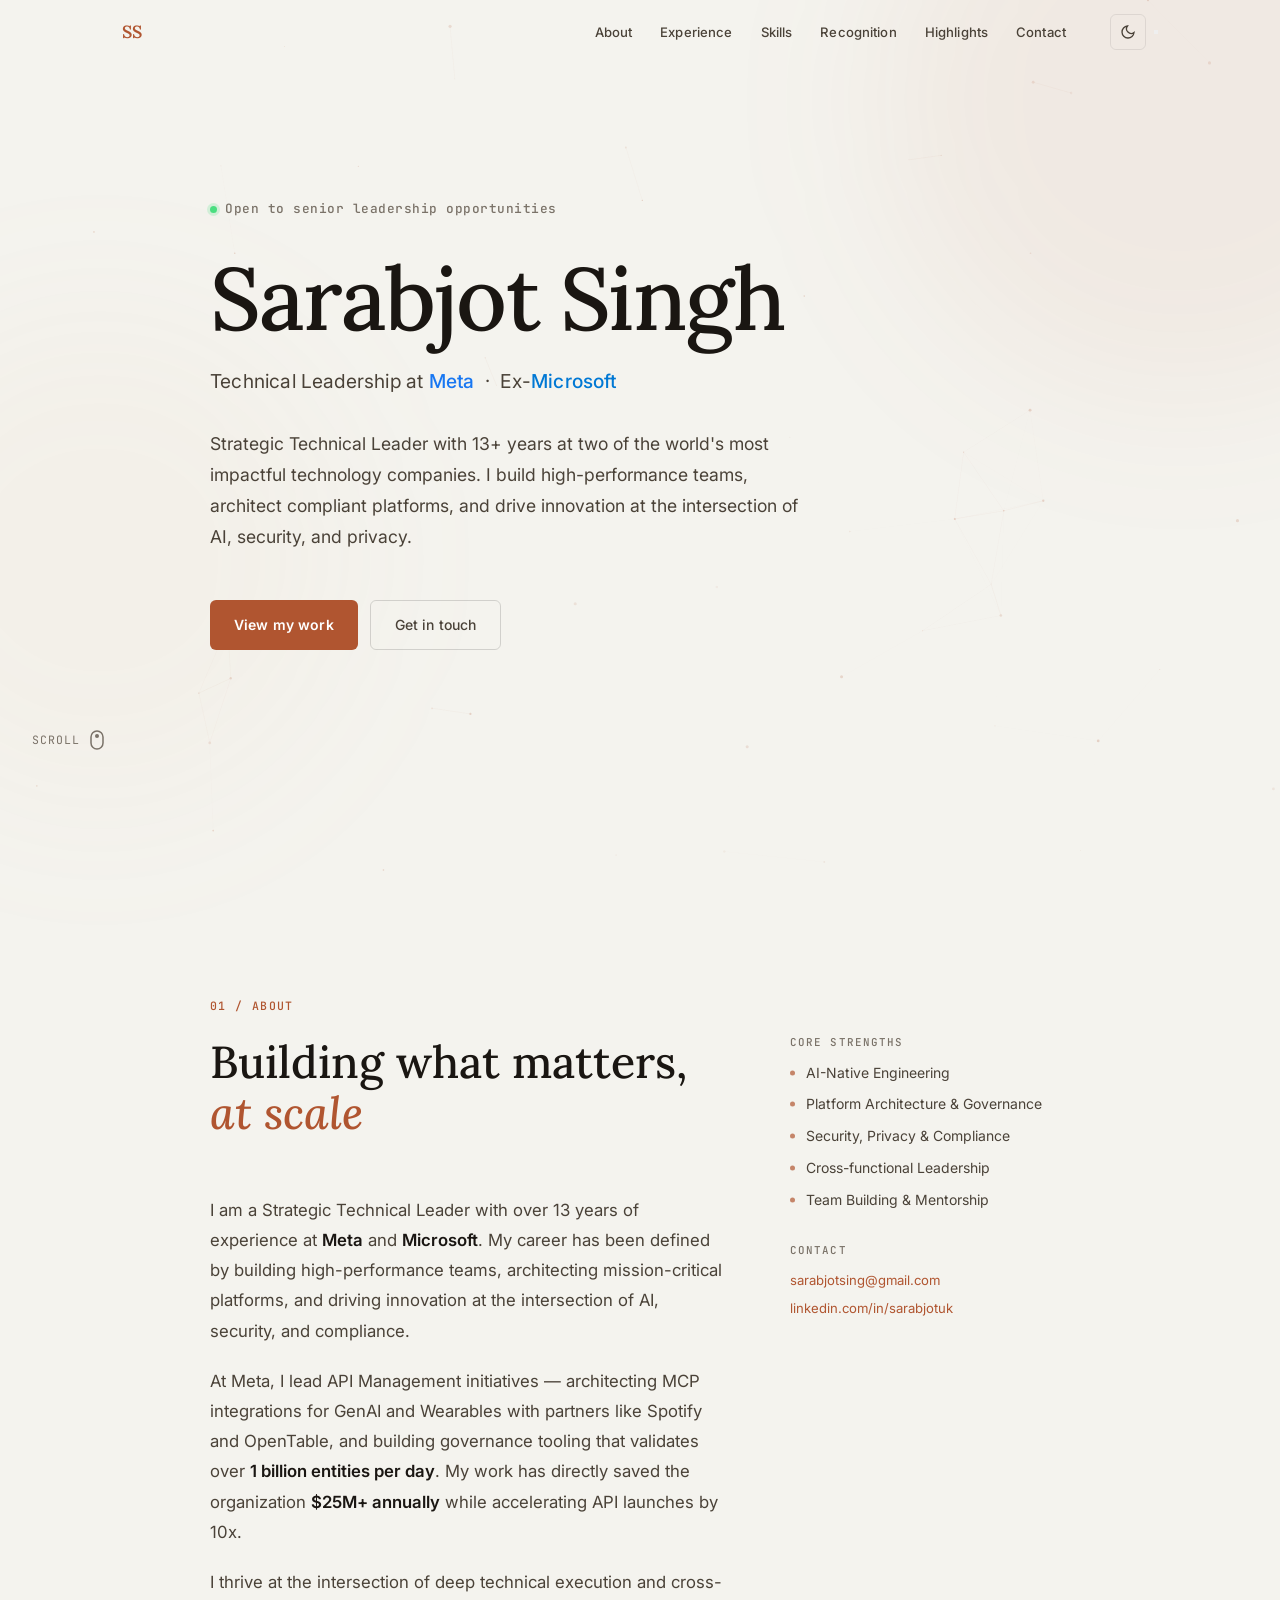
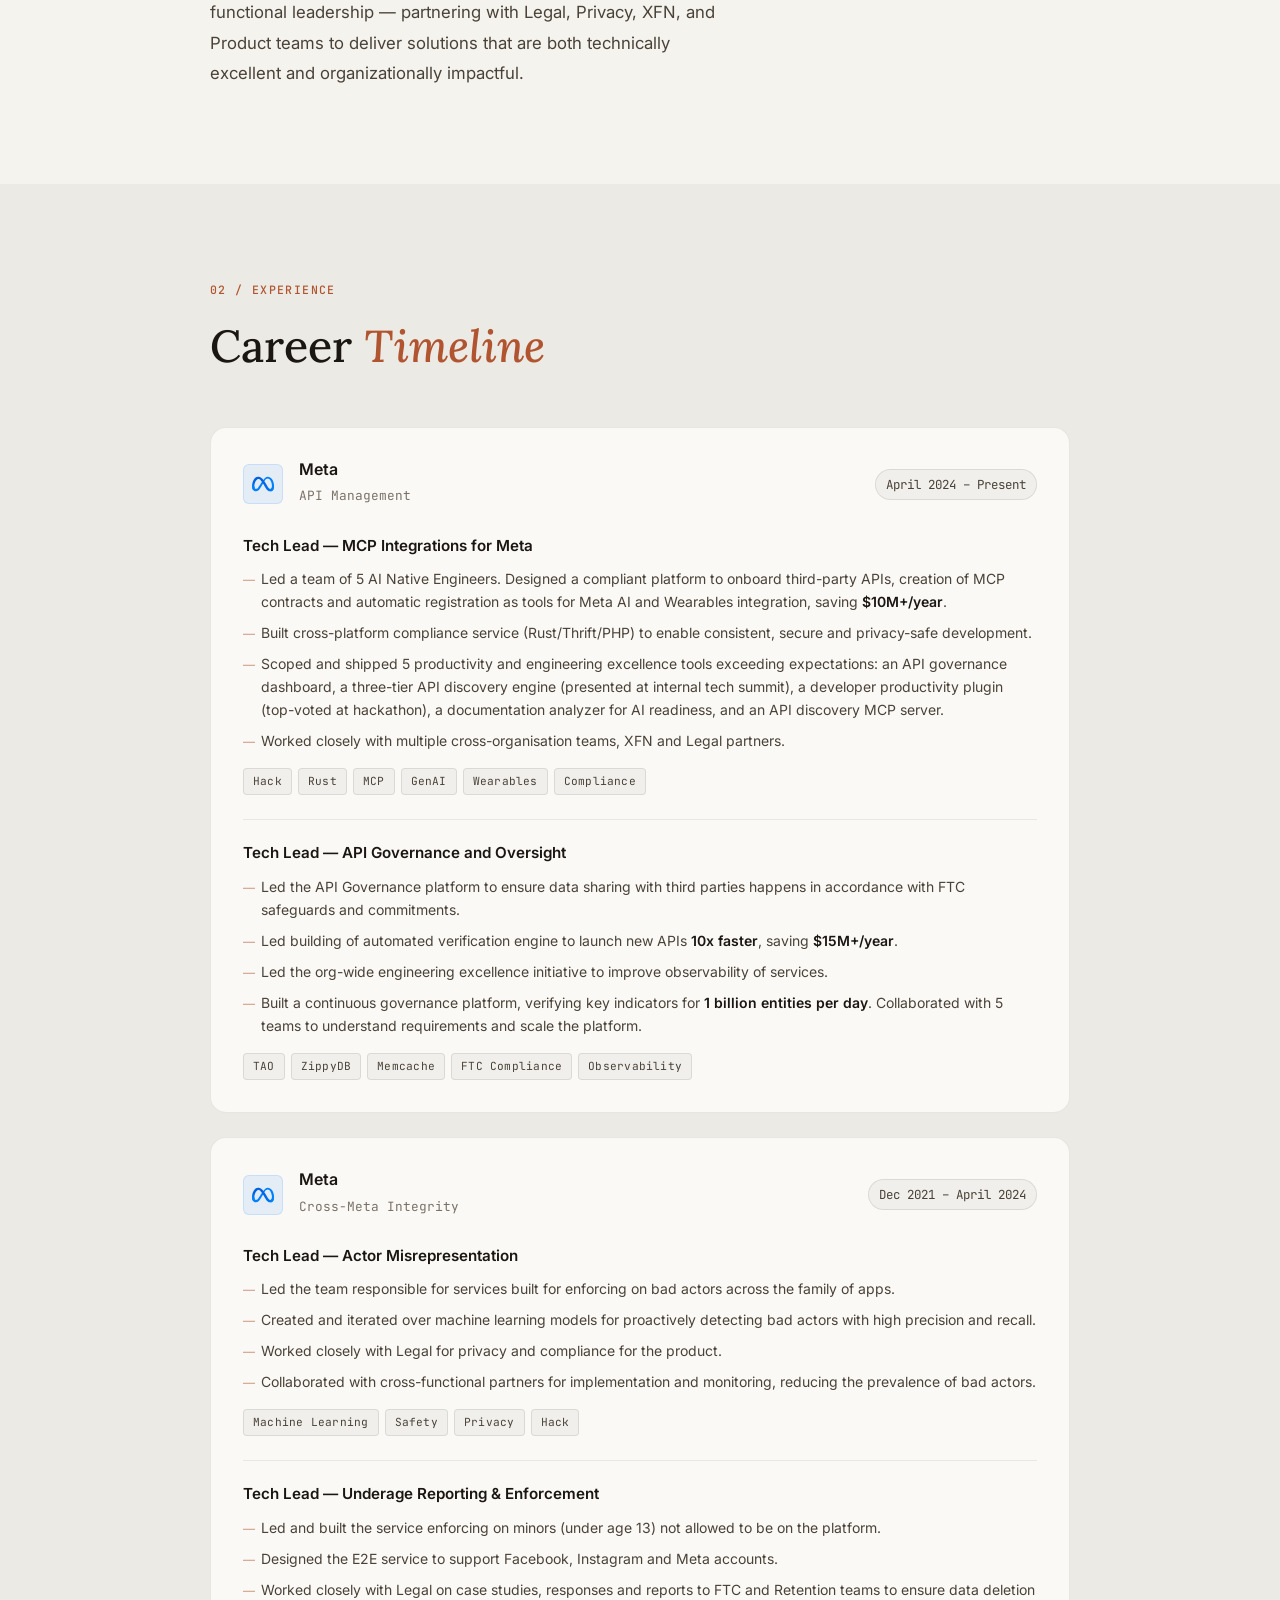
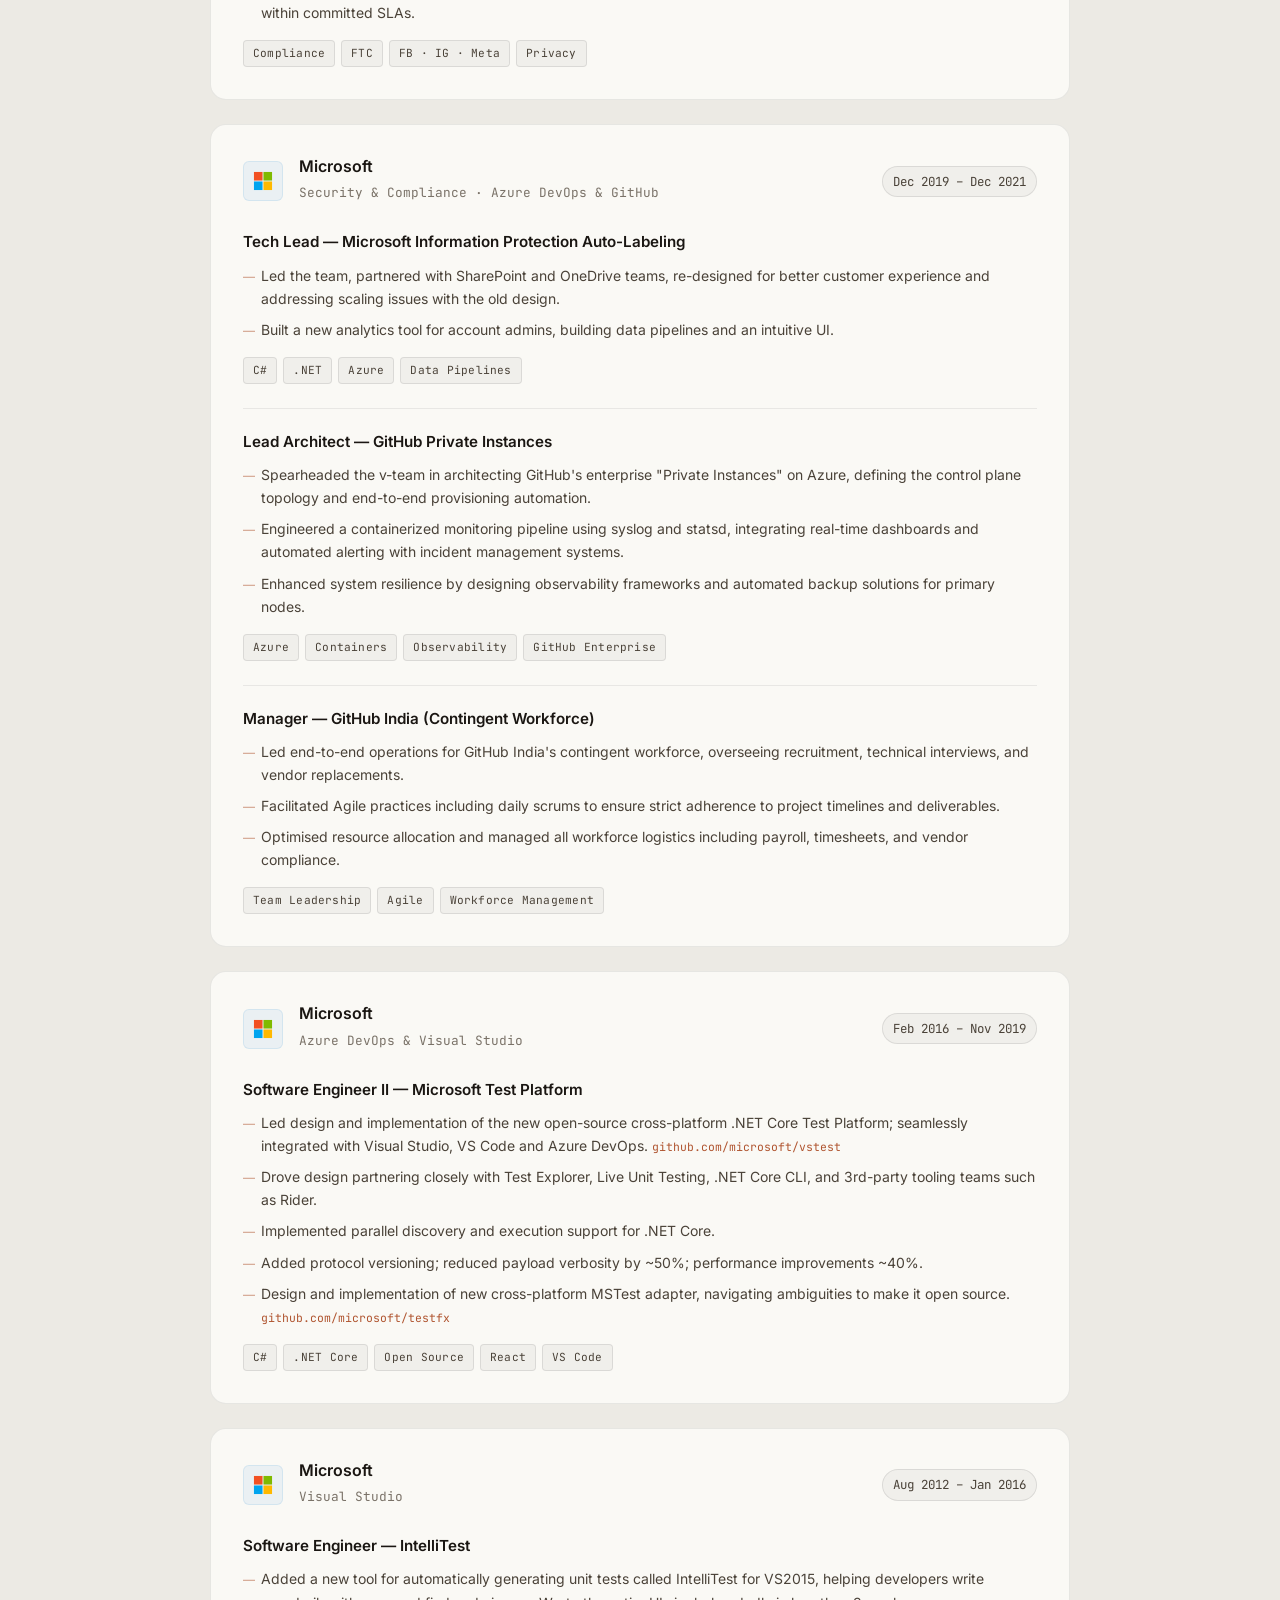
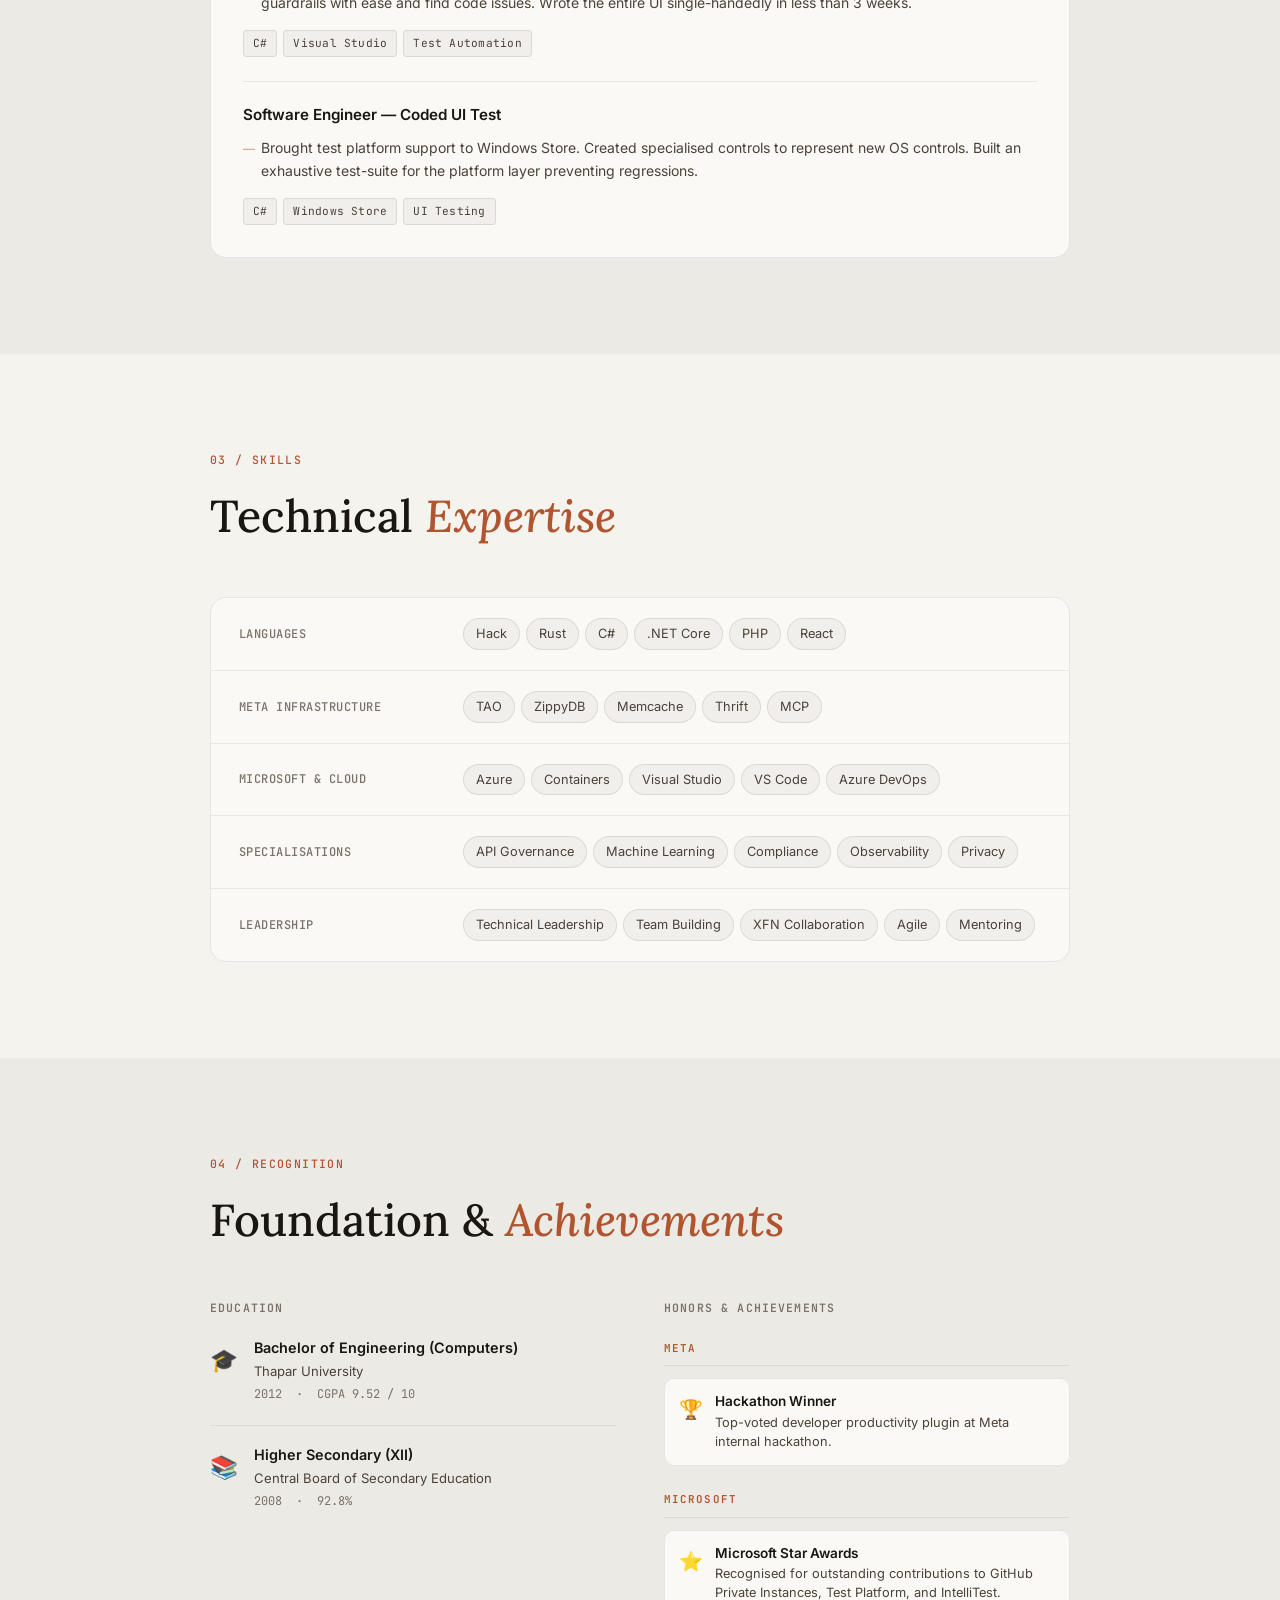
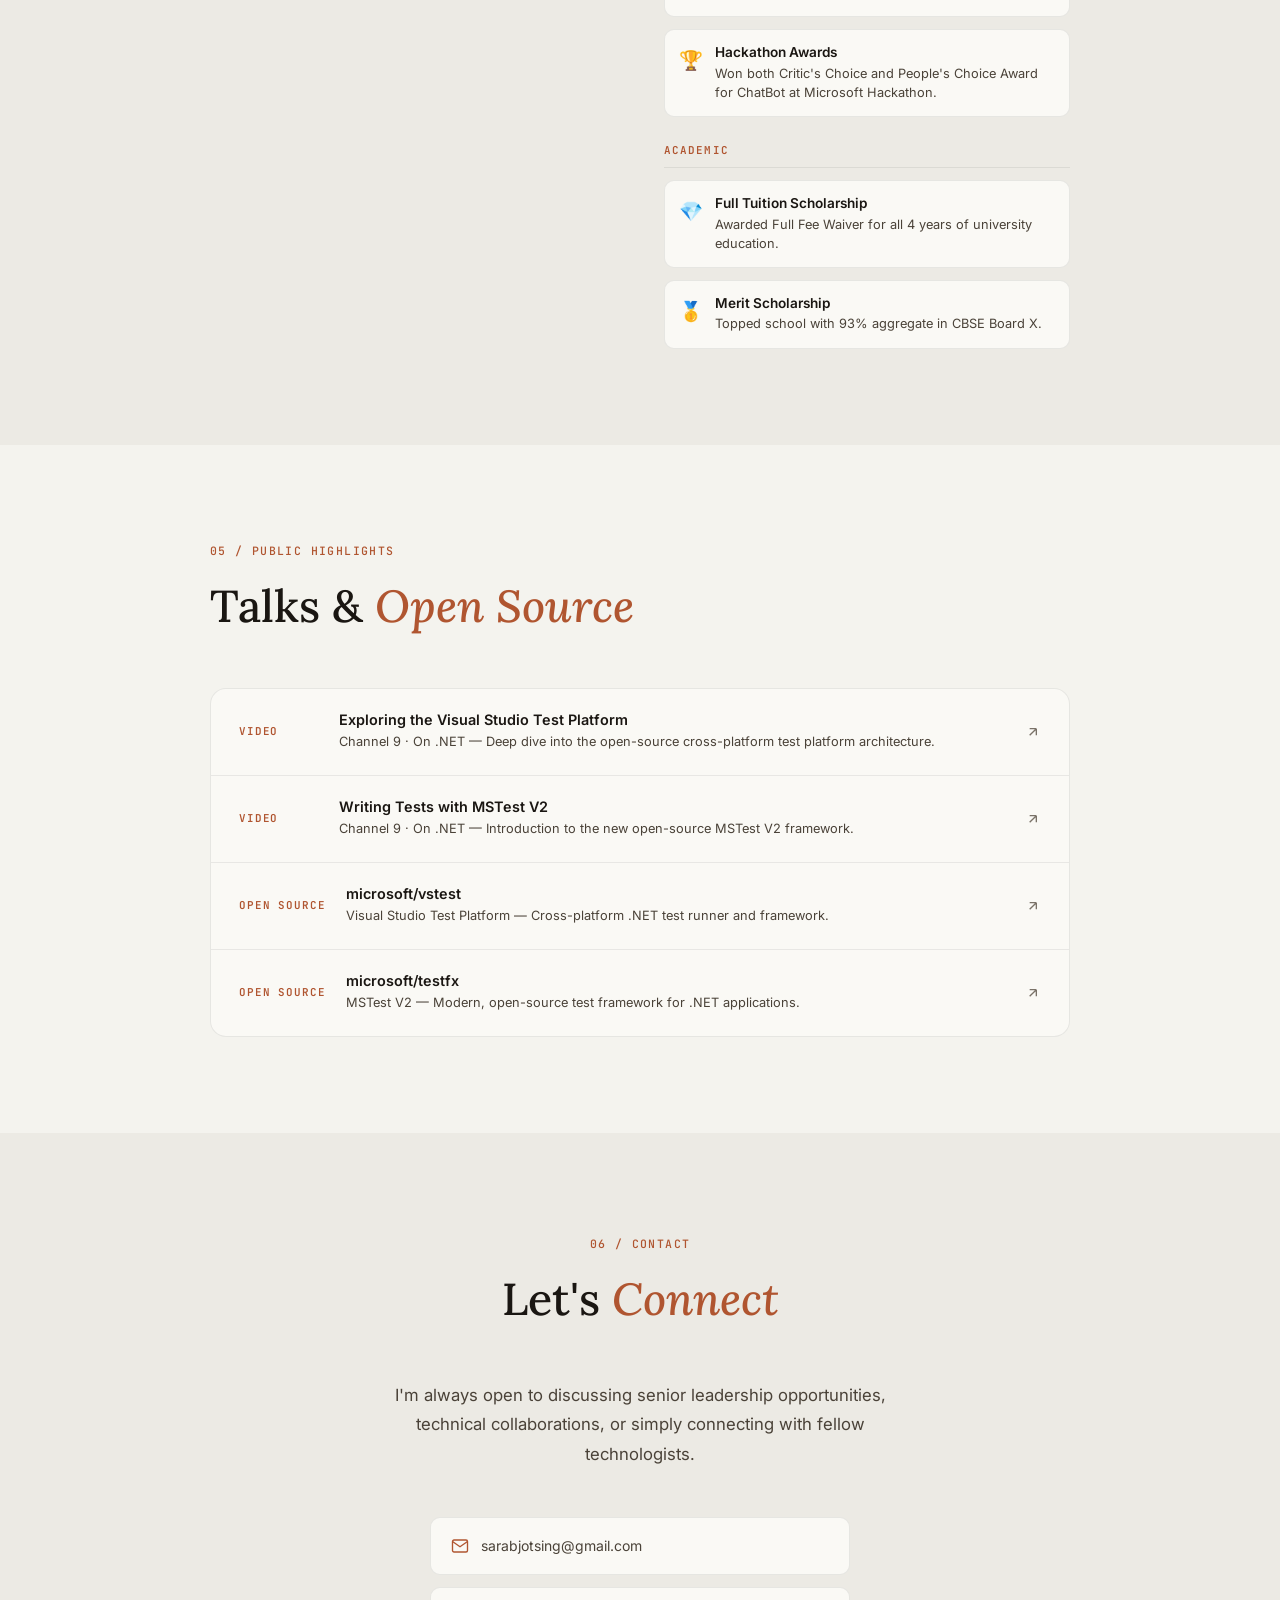
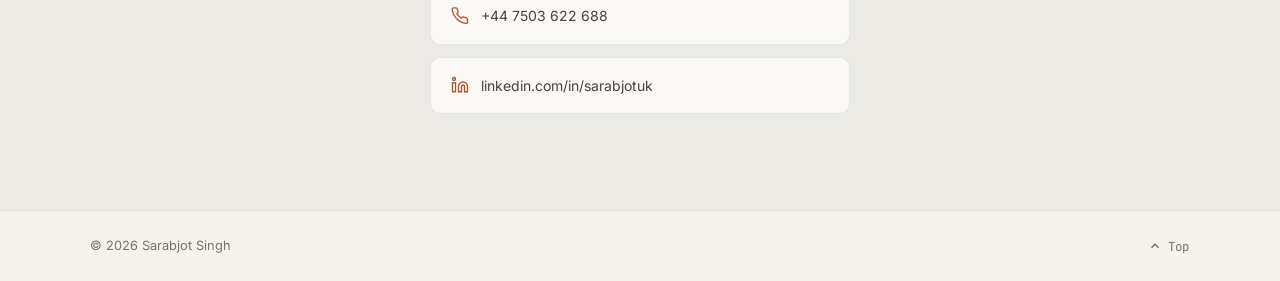
<file: index.html>
<!DOCTYPE html>
<html lang="en" data-theme="dark">
<head>
  <meta charset="UTF-8" />
  <meta name="viewport" content="width=device-width, initial-scale=1.0" />
  <title>Sarabjot Singh — Technical Leadership at Meta | Ex-Microsoft</title>
  <meta name="description" content="Strategic Technical Leader with 13+ years at Meta and Microsoft. Expert in AI-native engineering, API governance, and building high-performance teams." />
  <meta name="author" content="Sarabjot Singh" />
  <meta property="og:title" content="Sarabjot Singh — Technical Leadership at Meta" />
  <meta property="og:description" content="Strategic Technical Leader with 13+ years at Meta and Microsoft." />
  <meta property="og:type" content="website" />
  <link rel="preconnect" href="https://fonts.googleapis.com" />
  <link rel="preconnect" href="https://fonts.gstatic.com" crossorigin />
  <link href="https://fonts.googleapis.com/css2?family=Lora:ital,wght@0,400;0,500;0,600;1,400;1,500&family=Inter:wght@300;400;500;600&family=JetBrains+Mono:wght@400;500&display=swap" rel="stylesheet" />
  <link rel="stylesheet" href="styles.css" />
</head>
<body>

  <!-- Canvas background -->
  <canvas id="bg-canvas" aria-hidden="true"></canvas>

  <!-- Header -->
  <header id="site-header">
    <div class="header-inner">
      <a href="#" class="wordmark" aria-label="Sarabjot Singh — Home">SS</a>

      <nav class="main-nav" aria-label="Primary navigation">
        <a href="#about">About</a>
        <a href="#experience">Experience</a>
        <a href="#skills">Skills</a>
        <a href="#education">Recognition</a>
        <a href="#highlights">Highlights</a>
        <a href="#contact">Contact</a>
      </nav>

      <div class="header-actions">
        <button id="theme-toggle" aria-label="Toggle light/dark theme" title="Toggle theme">
          <svg class="icon-sun" width="16" height="16" viewBox="0 0 24 24" fill="none" stroke="currentColor" stroke-width="2"><circle cx="12" cy="12" r="5"/><line x1="12" y1="1" x2="12" y2="3"/><line x1="12" y1="21" x2="12" y2="23"/><line x1="4.22" y1="4.22" x2="5.64" y2="5.64"/><line x1="18.36" y1="18.36" x2="19.78" y2="19.78"/><line x1="1" y1="12" x2="3" y2="12"/><line x1="21" y1="12" x2="23" y2="12"/><line x1="4.22" y1="19.78" x2="5.64" y2="18.36"/><line x1="18.36" y1="5.64" x2="19.78" y2="4.22"/></svg>
          <svg class="icon-moon" width="16" height="16" viewBox="0 0 24 24" fill="none" stroke="currentColor" stroke-width="2"><path d="M21 12.79A9 9 0 1 1 11.21 3 7 7 0 0 0 21 12.79z"/></svg>
        </button>
        <button id="mobile-menu-btn" aria-label="Toggle navigation" aria-expanded="false">
          <span></span><span></span><span></span>
        </button>
      </div>
    </div>

    <nav id="mobile-nav" aria-label="Mobile navigation">
      <a href="#about">About</a>
      <a href="#experience">Experience</a>
      <a href="#skills">Skills</a>
      <a href="#education">Recognition</a>
      <a href="#highlights">Highlights</a>
      <a href="#contact">Contact</a>
    </nav>
  </header>

  <main>

    <!-- ═══════════════════════════════════════ HERO -->
    <section id="hero" class="hero-section">
      <div class="hero-inner">
        <div class="hero-eyebrow reveal">
          <span class="availability-dot"></span>
          Open to senior leadership opportunities
        </div>
        <h1 class="hero-name reveal reveal-d1">Sarabjot Singh</h1>
        <p class="hero-title reveal reveal-d2">
          Technical Leadership at <span class="co-meta">Meta</span> &nbsp;·&nbsp; Ex-<span class="co-msft">Microsoft</span>
        </p>
        <p class="hero-bio reveal reveal-d3">
          Strategic Technical Leader with 13+ years at two of the world's most impactful technology companies. I build high-performance teams, architect compliant platforms, and drive innovation at the intersection of AI, security, and privacy.
        </p>
        <div class="hero-cta reveal reveal-d4">
          <a href="#experience" class="btn-primary">View my work</a>
          <a href="#contact" class="btn-ghost">Get in touch</a>
        </div>
      </div>
      <div class="hero-scroll-hint reveal reveal-d5" aria-hidden="true">
        <span>Scroll</span>
        <svg width="14" height="20" viewBox="0 0 14 20" fill="none"><rect x="1" y="1" width="12" height="18" rx="6" stroke="currentColor" stroke-width="1.5"/><circle cx="7" cy="6" r="2" fill="currentColor" class="scroll-dot"/></svg>
      </div>
    </section>

    <!-- ═══════════════════════════════════════ ABOUT -->
    <section id="about" class="section">
      <div class="section-inner">
        <div class="section-label reveal">01 / About</div>
        <div class="about-layout">
          <div class="about-main">
            <h2 class="section-heading reveal reveal-d1">Building what matters,<br><em>at scale</em></h2>
            <div class="prose reveal reveal-d2">
              <p>
                I am a Strategic Technical Leader with over 13 years of experience at <strong>Meta</strong> and <strong>Microsoft</strong>. My career has been defined by building high-performance teams, architecting mission-critical platforms, and driving innovation at the intersection of AI, security, and compliance.
              </p>
              <p>
                At Meta, I lead API Management initiatives — architecting MCP integrations for GenAI and Wearables with partners like Spotify and OpenTable, and building governance tooling that validates over <strong>1 billion entities per day</strong>. My work has directly saved the organization <strong>$25M+ annually</strong> while accelerating API launches by 10x.
              </p>
              <p>
                I thrive at the intersection of deep technical execution and cross-functional leadership — partnering with Legal, Privacy, XFN, and Product teams to deliver solutions that are both technically excellent and organizationally impactful.
              </p>
            </div>
          </div>
          <aside class="about-aside reveal reveal-d3">
            <div class="aside-block">
              <h3 class="aside-title">Core Strengths</h3>
              <ul class="strength-list">
                <li>AI-Native Engineering</li>
                <li>Platform Architecture &amp; Governance</li>
                <li>Security, Privacy &amp; Compliance</li>
                <li>Cross-functional Leadership</li>
                <li>Team Building &amp; Mentorship</li>
              </ul>
            </div>
            <div class="aside-block">
              <h3 class="aside-title">Contact</h3>
              <a href="mailto:sarabjotsing@gmail.com" class="aside-link">sarabjotsing@gmail.com</a>
              <a href="https://www.linkedin.com/in/sarabjotuk/" target="_blank" rel="noopener" class="aside-link">linkedin.com/in/sarabjotuk</a>
            </div>
          </aside>
        </div>
      </div>
    </section>

    <!-- ═══════════════════════════════════════ EXPERIENCE -->
    <section id="experience" class="section section-alt">
      <div class="section-inner">
        <div class="section-label reveal">02 / Experience</div>
        <h2 class="section-heading reveal reveal-d1">Career <em>Timeline</em></h2>

        <!-- Meta API Management -->
        <div class="job-block reveal reveal-d2">
          <div class="job-header">
            <div class="job-co-badge meta-badge">
              <svg width="22" height="22" viewBox="0 0 287 191" fill="none" xmlns="http://www.w3.org/2000/svg" aria-label="Meta">
                <defs>
                  <linearGradient id="mg1" x1="61" y1="117" x2="259" y2="127" gradientUnits="userSpaceOnUse">
                    <stop stop-color="#0064e1" offset="0"/>
                    <stop stop-color="#0064e1" offset="0.4"/>
                    <stop stop-color="#0073ee" offset="0.83"/>
                    <stop stop-color="#0082fb" offset="1"/>
                  </linearGradient>
                  <linearGradient id="mg2" x1="45" y1="139" x2="45" y2="66" gradientUnits="userSpaceOnUse">
                    <stop stop-color="#0082fb" offset="0"/>
                    <stop stop-color="#0064e0" offset="1"/>
                  </linearGradient>
                </defs>
                <path fill="#0081fb" d="m31.06,125.96c0,10.98 2.41,19.41 5.56,24.51 4.13,6.68 10.29,9.51 16.57,9.51 8.1,0 15.51-2.01 29.79-21.76 11.44-15.83 24.92-38.05 33.99-51.98l15.36-23.6c10.67-16.39 23.02-34.61 37.18-46.96 11.56-10.08 24.03-15.68 36.58-15.68 21.07,0 41.14,12.21 56.5,35.11 16.81,25.08 24.97,56.67 24.97,89.27 0,19.38-3.82,33.62-10.32,44.87-6.28,10.88-18.52,21.75-39.11,21.75l0-31.02c17.63,0 22.03-16.2 22.03-34.74 0-26.42-6.16-55.74-19.73-76.69-9.63-14.86-22.11-23.94-35.84-23.94-14.85,0-26.8,11.2-40.23,31.17-7.14,10.61-14.47,23.54-22.7,38.13l-9.06,16.05c-18.2,32.27-22.81,39.62-31.91,51.75-15.95,21.24-29.57,29.29-47.5,29.29-21.27,0-34.72-9.21-43.05-23.09-6.8-11.31-10.14-26.15-10.14-43.06z"/>
                <path fill="url(#mg1)" d="m24.49,37.3c14.24-21.95 34.79-37.3 58.36-37.3 13.65,0 27.22,4.04 41.39,15.61 15.5,12.65 32.02,33.48 52.63,67.81l7.39,12.32c17.84,29.72 27.99,45.01 33.93,52.22 7.64,9.26 12.99,12.02 19.94,12.02 17.63,0 22.03-16.2 22.03-34.74l27.4-.86c0,19.38-3.82,33.62-10.32,44.87-6.28,10.88-18.52,21.75-39.11,21.75-12.8,0-24.14-2.78-36.68-14.61-9.64-9.08-20.91-25.21-29.58-39.71l-25.79-43.08c-12.94-21.62-24.81-37.74-31.68-45.04-7.39-7.85-16.89-17.33-32.05-17.33-12.27,0-22.69,8.61-31.41,21.78z"/>
                <path fill="url(#mg2)" d="m82.35,31.23c-12.27,0-22.69,8.61-31.41,21.78-12.33,18.61-19.88,46.33-19.88,72.95 0,10.98 2.41,19.41 5.56,24.51l-26.48,17.44c-6.8-11.31-10.14-26.15-10.14-43.06 0-30.75 8.44-62.8 24.49-87.55 14.24-21.95 34.79-37.3 58.36-37.3z"/>
              </svg>
            </div>
            <div class="job-meta">
              <h3 class="job-company">Meta</h3>
              <span class="job-dept">API Management</span>
            </div>
            <span class="job-dates">April 2024 – Present</span>
          </div>

          <div class="role-block">
            <h4 class="role-title">Tech Lead — MCP Integrations for Meta</h4>
            <ul class="role-bullets">
              <li>Led a team of 5 AI Native Engineers. Designed a compliant platform to onboard third-party APIs, creation of MCP contracts and automatic registration as tools for Meta AI and Wearables integration, saving <strong>$10M+/year</strong>.</li>
              <li>Built cross-platform compliance service (Rust/Thrift/PHP) to enable consistent, secure and privacy-safe development.</li>
              <li>Scoped and shipped 5 productivity and engineering excellence tools exceeding expectations: an API governance dashboard, a three-tier API discovery engine (presented at internal tech summit), a developer productivity plugin (top-voted at hackathon), a documentation analyzer for AI readiness, and an API discovery MCP server.</li>
              <li>Worked closely with multiple cross-organisation teams, XFN and Legal partners.</li>
            </ul>
            <div class="tech-tags">
              <span>Hack</span><span>Rust</span><span>MCP</span><span>GenAI</span><span>Wearables</span><span>Compliance</span>
            </div>
          </div>

          <div class="role-divider"></div>

          <div class="role-block">
            <h4 class="role-title">Tech Lead — API Governance and Oversight</h4>
            <ul class="role-bullets">
              <li>Led the API Governance platform to ensure data sharing with third parties happens in accordance with FTC safeguards and commitments.</li>
              <li>Led building of automated verification engine to launch new APIs <strong>10x faster</strong>, saving <strong>$15M+/year</strong>.</li>
              <li>Led the org-wide engineering excellence initiative to improve observability of services.</li>
              <li>Built a continuous governance platform, verifying key indicators for <strong>1 billion entities per day</strong>. Collaborated with 5 teams to understand requirements and scale the platform.</li>
            </ul>
            <div class="tech-tags">
              <span>TAO</span><span>ZippyDB</span><span>Memcache</span><span>FTC Compliance</span><span>Observability</span>
            </div>
          </div>
        </div>

        <!-- Meta Integrity -->
        <div class="job-block reveal reveal-d2">
          <div class="job-header">
            <div class="job-co-badge meta-badge">
              <svg width="22" height="22" viewBox="0 0 287 191" fill="none" xmlns="http://www.w3.org/2000/svg" aria-label="Meta">
                <defs>
                  <linearGradient id="mg1" x1="61" y1="117" x2="259" y2="127" gradientUnits="userSpaceOnUse">
                    <stop stop-color="#0064e1" offset="0"/>
                    <stop stop-color="#0064e1" offset="0.4"/>
                    <stop stop-color="#0073ee" offset="0.83"/>
                    <stop stop-color="#0082fb" offset="1"/>
                  </linearGradient>
                  <linearGradient id="mg2" x1="45" y1="139" x2="45" y2="66" gradientUnits="userSpaceOnUse">
                    <stop stop-color="#0082fb" offset="0"/>
                    <stop stop-color="#0064e0" offset="1"/>
                  </linearGradient>
                </defs>
                <path fill="#0081fb" d="m31.06,125.96c0,10.98 2.41,19.41 5.56,24.51 4.13,6.68 10.29,9.51 16.57,9.51 8.1,0 15.51-2.01 29.79-21.76 11.44-15.83 24.92-38.05 33.99-51.98l15.36-23.6c10.67-16.39 23.02-34.61 37.18-46.96 11.56-10.08 24.03-15.68 36.58-15.68 21.07,0 41.14,12.21 56.5,35.11 16.81,25.08 24.97,56.67 24.97,89.27 0,19.38-3.82,33.62-10.32,44.87-6.28,10.88-18.52,21.75-39.11,21.75l0-31.02c17.63,0 22.03-16.2 22.03-34.74 0-26.42-6.16-55.74-19.73-76.69-9.63-14.86-22.11-23.94-35.84-23.94-14.85,0-26.8,11.2-40.23,31.17-7.14,10.61-14.47,23.54-22.7,38.13l-9.06,16.05c-18.2,32.27-22.81,39.62-31.91,51.75-15.95,21.24-29.57,29.29-47.5,29.29-21.27,0-34.72-9.21-43.05-23.09-6.8-11.31-10.14-26.15-10.14-43.06z"/>
                <path fill="url(#mg1)" d="m24.49,37.3c14.24-21.95 34.79-37.3 58.36-37.3 13.65,0 27.22,4.04 41.39,15.61 15.5,12.65 32.02,33.48 52.63,67.81l7.39,12.32c17.84,29.72 27.99,45.01 33.93,52.22 7.64,9.26 12.99,12.02 19.94,12.02 17.63,0 22.03-16.2 22.03-34.74l27.4-.86c0,19.38-3.82,33.62-10.32,44.87-6.28,10.88-18.52,21.75-39.11,21.75-12.8,0-24.14-2.78-36.68-14.61-9.64-9.08-20.91-25.21-29.58-39.71l-25.79-43.08c-12.94-21.62-24.81-37.74-31.68-45.04-7.39-7.85-16.89-17.33-32.05-17.33-12.27,0-22.69,8.61-31.41,21.78z"/>
                <path fill="url(#mg2)" d="m82.35,31.23c-12.27,0-22.69,8.61-31.41,21.78-12.33,18.61-19.88,46.33-19.88,72.95 0,10.98 2.41,19.41 5.56,24.51l-26.48,17.44c-6.8-11.31-10.14-26.15-10.14-43.06 0-30.75 8.44-62.8 24.49-87.55 14.24-21.95 34.79-37.3 58.36-37.3z"/>
              </svg>
            </div>
            <div class="job-meta">
              <h3 class="job-company">Meta</h3>
              <span class="job-dept">Cross-Meta Integrity</span>
            </div>
            <span class="job-dates">Dec 2021 – April 2024</span>
          </div>

          <div class="role-block">
            <h4 class="role-title">Tech Lead — Actor Misrepresentation</h4>
            <ul class="role-bullets">
              <li>Led the team responsible for services built for enforcing on bad actors across the family of apps.</li>
              <li>Created and iterated over machine learning models for proactively detecting bad actors with high precision and recall.</li>
              <li>Worked closely with Legal for privacy and compliance for the product.</li>
              <li>Collaborated with cross-functional partners for implementation and monitoring, reducing the prevalence of bad actors.</li>
            </ul>
            <div class="tech-tags">
              <span>Machine Learning</span><span>Safety</span><span>Privacy</span><span>Hack</span>
            </div>
          </div>

          <div class="role-divider"></div>

          <div class="role-block">
            <h4 class="role-title">Tech Lead — Underage Reporting &amp; Enforcement</h4>
            <ul class="role-bullets">
              <li>Led and built the service enforcing on minors (under age 13) not allowed to be on the platform.</li>
              <li>Designed the E2E service to support Facebook, Instagram and Meta accounts.</li>
              <li>Worked closely with Legal on case studies, responses and reports to FTC and Retention teams to ensure data deletion within committed SLAs.</li>
            </ul>
            <div class="tech-tags">
              <span>Compliance</span><span>FTC</span><span>FB · IG · Meta</span><span>Privacy</span>
            </div>
          </div>
        </div>

        <!-- Microsoft Security -->
        <div class="job-block reveal reveal-d2">
          <div class="job-header">
            <div class="job-co-badge msft-badge">
              <svg width="20" height="20" viewBox="0 0 21 21" fill="none" xmlns="http://www.w3.org/2000/svg" aria-label="Microsoft">
                <rect x="1" y="1" width="9" height="9" fill="#f25022"/>
                <rect x="11" y="1" width="9" height="9" fill="#7fba00"/>
                <rect x="1" y="11" width="9" height="9" fill="#00a4ef"/>
                <rect x="11" y="11" width="9" height="9" fill="#ffb900"/>
              </svg>
            </div>
            <div class="job-meta">
              <h3 class="job-company">Microsoft</h3>
              <span class="job-dept">Security &amp; Compliance · Azure DevOps &amp; GitHub</span>
            </div>
            <span class="job-dates">Dec 2019 – Dec 2021</span>
          </div>

          <div class="role-block">
            <h4 class="role-title">Tech Lead — Microsoft Information Protection Auto-Labeling</h4>
            <ul class="role-bullets">
              <li>Led the team, partnered with SharePoint and OneDrive teams, re-designed for better customer experience and addressing scaling issues with the old design.</li>
              <li>Built a new analytics tool for account admins, building data pipelines and an intuitive UI.</li>
            </ul>
            <div class="tech-tags">
              <span>C#</span><span>.NET</span><span>Azure</span><span>Data Pipelines</span>
            </div>
          </div>

          <div class="role-divider"></div>

          <div class="role-block">
            <h4 class="role-title">Lead Architect — GitHub Private Instances</h4>
            <ul class="role-bullets">
              <li>Spearheaded the v-team in architecting GitHub's enterprise "Private Instances" on Azure, defining the control plane topology and end-to-end provisioning automation.</li>
              <li>Engineered a containerized monitoring pipeline using syslog and statsd, integrating real-time dashboards and automated alerting with incident management systems.</li>
              <li>Enhanced system resilience by designing observability frameworks and automated backup solutions for primary nodes.</li>
            </ul>
            <div class="tech-tags">
              <span>Azure</span><span>Containers</span><span>Observability</span><span>GitHub Enterprise</span>
            </div>
          </div>

          <div class="role-divider"></div>

          <div class="role-block">
            <h4 class="role-title">Manager — GitHub India (Contingent Workforce)</h4>
            <ul class="role-bullets">
              <li>Led end-to-end operations for GitHub India's contingent workforce, overseeing recruitment, technical interviews, and vendor replacements.</li>
              <li>Facilitated Agile practices including daily scrums to ensure strict adherence to project timelines and deliverables.</li>
              <li>Optimised resource allocation and managed all workforce logistics including payroll, timesheets, and vendor compliance.</li>
            </ul>
            <div class="tech-tags">
              <span>Team Leadership</span><span>Agile</span><span>Workforce Management</span>
            </div>
          </div>
        </div>

        <!-- Microsoft DevDiv -->
        <div class="job-block reveal reveal-d2">
          <div class="job-header">
            <div class="job-co-badge msft-badge">
              <svg width="20" height="20" viewBox="0 0 21 21" fill="none" xmlns="http://www.w3.org/2000/svg" aria-label="Microsoft">
                <rect x="1" y="1" width="9" height="9" fill="#f25022"/>
                <rect x="11" y="1" width="9" height="9" fill="#7fba00"/>
                <rect x="1" y="11" width="9" height="9" fill="#00a4ef"/>
                <rect x="11" y="11" width="9" height="9" fill="#ffb900"/>
              </svg>
            </div>
            <div class="job-meta">
              <h3 class="job-company">Microsoft</h3>
              <span class="job-dept">Azure DevOps &amp; Visual Studio</span>
            </div>
            <span class="job-dates">Feb 2016 – Nov 2019</span>
          </div>

          <div class="role-block">
            <h4 class="role-title">Software Engineer II — Microsoft Test Platform</h4>
            <ul class="role-bullets">
              <li>Led design and implementation of the new open-source cross-platform .NET Core Test Platform; seamlessly integrated with Visual Studio, VS Code and Azure DevOps. <a href="http://github.com/microsoft/vstest" target="_blank" rel="noopener" class="inline-link">github.com/microsoft/vstest</a></li>
              <li>Drove design partnering closely with Test Explorer, Live Unit Testing, .NET Core CLI, and 3rd-party tooling teams such as Rider.</li>
              <li>Implemented parallel discovery and execution support for .NET Core.</li>
              <li>Added protocol versioning; reduced payload verbosity by ~50%; performance improvements ~40%.</li>
              <li>Design and implementation of new cross-platform MSTest adapter, navigating ambiguities to make it open source. <a href="http://github.com/microsoft/testfx" target="_blank" rel="noopener" class="inline-link">github.com/microsoft/testfx</a></li>
            </ul>
            <div class="tech-tags">
              <span>C#</span><span>.NET Core</span><span>Open Source</span><span>React</span><span>VS Code</span>
            </div>
          </div>
        </div>

        <!-- Microsoft VS -->
        <div class="job-block reveal reveal-d2">
          <div class="job-header">
            <div class="job-co-badge msft-badge">
              <svg width="20" height="20" viewBox="0 0 21 21" fill="none" xmlns="http://www.w3.org/2000/svg" aria-label="Microsoft">
                <rect x="1" y="1" width="9" height="9" fill="#f25022"/>
                <rect x="11" y="1" width="9" height="9" fill="#7fba00"/>
                <rect x="1" y="11" width="9" height="9" fill="#00a4ef"/>
                <rect x="11" y="11" width="9" height="9" fill="#ffb900"/>
              </svg>
            </div>
            <div class="job-meta">
              <h3 class="job-company">Microsoft</h3>
              <span class="job-dept">Visual Studio</span>
            </div>
            <span class="job-dates">Aug 2012 – Jan 2016</span>
          </div>

          <div class="role-block">
            <h4 class="role-title">Software Engineer — IntelliTest</h4>
            <ul class="role-bullets">
              <li>Added a new tool for automatically generating unit tests called IntelliTest for VS2015, helping developers write guardrails with ease and find code issues. Wrote the entire UI single-handedly in less than 3 weeks.</li>
            </ul>
            <div class="tech-tags">
              <span>C#</span><span>Visual Studio</span><span>Test Automation</span>
            </div>
          </div>

          <div class="role-divider"></div>

          <div class="role-block">
            <h4 class="role-title">Software Engineer — Coded UI Test</h4>
            <ul class="role-bullets">
              <li>Brought test platform support to Windows Store. Created specialised controls to represent new OS controls. Built an exhaustive test-suite for the platform layer preventing regressions.</li>
            </ul>
            <div class="tech-tags">
              <span>C#</span><span>Windows Store</span><span>UI Testing</span>
            </div>
          </div>
        </div>

      </div>
    </section>

    <!-- ═══════════════════════════════════════ SKILLS -->
    <section id="skills" class="section">
      <div class="section-inner">
        <div class="section-label reveal">03 / Skills</div>
        <h2 class="section-heading reveal reveal-d1">Technical <em>Expertise</em></h2>
        <div class="skills-table reveal reveal-d2">
          <div class="skill-row">
            <span class="skill-category-name">Languages</span>
            <div class="skill-pills">
              <span>Hack</span><span>Rust</span><span>C#</span><span>.NET Core</span><span>PHP</span><span>React</span>
            </div>
          </div>
          <div class="skill-row">
            <span class="skill-category-name">Meta Infrastructure</span>
            <div class="skill-pills">
              <span>TAO</span><span>ZippyDB</span><span>Memcache</span><span>Thrift</span><span>MCP</span>
            </div>
          </div>
          <div class="skill-row">
            <span class="skill-category-name">Microsoft &amp; Cloud</span>
            <div class="skill-pills">
              <span>Azure</span><span>Containers</span><span>Visual Studio</span><span>VS Code</span><span>Azure DevOps</span>
            </div>
          </div>
          <div class="skill-row">
            <span class="skill-category-name">Specialisations</span>
            <div class="skill-pills">
              <span>API Governance</span><span>Machine Learning</span><span>Compliance</span><span>Observability</span><span>Privacy</span>
            </div>
          </div>
          <div class="skill-row">
            <span class="skill-category-name">Leadership</span>
            <div class="skill-pills">
              <span>Technical Leadership</span><span>Team Building</span><span>XFN Collaboration</span><span>Agile</span><span>Mentoring</span>
            </div>
          </div>
        </div>
      </div>
    </section>

    <!-- ═══════════════════════════════════════ EDUCATION & ACHIEVEMENTS -->
    <section id="education" class="section section-alt">
      <div class="section-inner">
        <div class="section-label reveal">04 / Recognition</div>
        <h2 class="section-heading reveal reveal-d1">Foundation &amp; <em>Achievements</em></h2>

        <div class="edu-ach-grid">

          <!-- Education -->
          <div class="edu-col reveal reveal-d2">
            <h3 class="col-heading">Education</h3>
            <div class="edu-item">
              <div class="edu-icon">🎓</div>
              <div>
                <h4>Bachelor of Engineering (Computers)</h4>
                <p class="edu-school">Thapar University</p>
                <p class="edu-meta">2012 &nbsp;·&nbsp; CGPA 9.52 / 10</p>
              </div>
            </div>
            <div class="edu-item">
              <div class="edu-icon">📚</div>
              <div>
                <h4>Higher Secondary (XII)</h4>
                <p class="edu-school">Central Board of Secondary Education</p>
                <p class="edu-meta">2008 &nbsp;·&nbsp; 92.8%</p>
              </div>
            </div>
          </div>

          <!-- Achievements -->
          <div class="ach-col reveal reveal-d3">
            <h3 class="col-heading">Honors &amp; Achievements</h3>

            <div class="ach-group">
              <div class="ach-group-label">Meta</div>
              <div class="ach-item">
                <span class="ach-icon">🏆</span>
                <div>
                  <h4>Hackathon Winner</h4>
                  <p>Top-voted developer productivity plugin at Meta internal hackathon.</p>
                </div>
              </div>
            </div>

            <div class="ach-group">
              <div class="ach-group-label">Microsoft</div>
              <div class="ach-item">
                <span class="ach-icon">⭐</span>
                <div>
                  <h4>Microsoft Star Awards</h4>
                  <p>Recognised for outstanding contributions to GitHub Private Instances, Test Platform, and IntelliTest.</p>
                </div>
              </div>
              <div class="ach-item">
                <span class="ach-icon">🏆</span>
                <div>
                  <h4>Hackathon Awards</h4>
                  <p>Won both Critic's Choice and People's Choice Award for ChatBot at Microsoft Hackathon.</p>
                </div>
              </div>
            </div>

            <div class="ach-group">
              <div class="ach-group-label">Academic</div>
              <div class="ach-item">
                <span class="ach-icon">💎</span>
                <div>
                  <h4>Full Tuition Scholarship</h4>
                  <p>Awarded Full Fee Waiver for all 4 years of university education.</p>
                </div>
              </div>
              <div class="ach-item">
                <span class="ach-icon">🥇</span>
                <div>
                  <h4>Merit Scholarship</h4>
                  <p>Topped school with 93% aggregate in CBSE Board X.</p>
                </div>
              </div>
            </div>
          </div>

        </div>
      </div>
    </section>

    <!-- ═══════════════════════════════════════ HIGHLIGHTS -->
    <section id="highlights" class="section">
      <div class="section-inner">
        <div class="section-label reveal">05 / Public Highlights</div>
        <h2 class="section-heading reveal reveal-d1">Talks &amp; <em>Open Source</em></h2>
        <div class="highlights-list">
          <a href="https://channel9.msdn.com/Shows/On-NET/Exploring-the-Visual-Studio-Test-Platform" target="_blank" rel="noopener" class="highlight-row reveal reveal-d2">
            <div class="highlight-type">Video</div>
            <div class="highlight-content">
              <h4>Exploring the Visual Studio Test Platform</h4>
              <p>Channel 9 · On .NET — Deep dive into the open-source cross-platform test platform architecture.</p>
            </div>
            <svg class="highlight-arrow" width="16" height="16" viewBox="0 0 24 24" fill="none" stroke="currentColor" stroke-width="2"><path d="M7 17L17 7M17 7H7M17 7v10"/></svg>
          </a>
          <a href="https://channel9.msdn.com/Shows/On-NET/Writing-tests-with-MSTest-v2" target="_blank" rel="noopener" class="highlight-row reveal reveal-d3">
            <div class="highlight-type">Video</div>
            <div class="highlight-content">
              <h4>Writing Tests with MSTest V2</h4>
              <p>Channel 9 · On .NET — Introduction to the new open-source MSTest V2 framework.</p>
            </div>
            <svg class="highlight-arrow" width="16" height="16" viewBox="0 0 24 24" fill="none" stroke="currentColor" stroke-width="2"><path d="M7 17L17 7M17 7H7M17 7v10"/></svg>
          </a>
          <a href="http://github.com/microsoft/vstest" target="_blank" rel="noopener" class="highlight-row reveal reveal-d4">
            <div class="highlight-type">Open Source</div>
            <div class="highlight-content">
              <h4>microsoft/vstest</h4>
              <p>Visual Studio Test Platform — Cross-platform .NET test runner and framework.</p>
            </div>
            <svg class="highlight-arrow" width="16" height="16" viewBox="0 0 24 24" fill="none" stroke="currentColor" stroke-width="2"><path d="M7 17L17 7M17 7H7M17 7v10"/></svg>
          </a>
          <a href="http://github.com/microsoft/testfx" target="_blank" rel="noopener" class="highlight-row reveal reveal-d5">
            <div class="highlight-type">Open Source</div>
            <div class="highlight-content">
              <h4>microsoft/testfx</h4>
              <p>MSTest V2 — Modern, open-source test framework for .NET applications.</p>
            </div>
            <svg class="highlight-arrow" width="16" height="16" viewBox="0 0 24 24" fill="none" stroke="currentColor" stroke-width="2"><path d="M7 17L17 7M17 7H7M17 7v10"/></svg>
          </a>
        </div>
      </div>
    </section>

    <!-- ═══════════════════════════════════════ CONTACT -->
    <section id="contact" class="section section-alt">
      <div class="section-inner contact-inner">
        <div class="section-label reveal">06 / Contact</div>
        <h2 class="section-heading reveal reveal-d1">Let's <em>Connect</em></h2>
        <p class="contact-intro reveal reveal-d2">
          I'm always open to discussing senior leadership opportunities, technical collaborations, or simply connecting with fellow technologists.
        </p>
        <div class="contact-links reveal reveal-d3">
          <a href="mailto:sarabjotsing@gmail.com" class="contact-link">
            <svg width="18" height="18" viewBox="0 0 24 24" fill="none" stroke="currentColor" stroke-width="1.8"><path d="M4 4h16c1.1 0 2 .9 2 2v12c0 1.1-.9 2-2 2H4c-1.1 0-2-.9-2-2V6c0-1.1.9-2 2-2z"/><polyline points="22,6 12,13 2,6"/></svg>
            sarabjotsing@gmail.com
          </a>
          <a href="tel:+447503622688" class="contact-link">
            <svg width="18" height="18" viewBox="0 0 24 24" fill="none" stroke="currentColor" stroke-width="1.8"><path d="M22 16.92v3a2 2 0 0 1-2.18 2 19.79 19.79 0 0 1-8.63-3.07A19.5 19.5 0 0 1 4.69 12 19.79 19.79 0 0 1 1.61 3.41 2 2 0 0 1 3.6 1.21h3a2 2 0 0 1 2 1.72c.127.96.361 1.903.7 2.81a2 2 0 0 1-.45 2.11L7.91 8.91a16 16 0 0 0 6 6l.91-.91a2 2 0 0 1 2.11-.45c.907.339 1.85.573 2.81.7A2 2 0 0 1 21.73 16.92z"/></svg>
            +44 7503 622 688
          </a>
          <a href="https://www.linkedin.com/in/sarabjotuk/" target="_blank" rel="noopener" class="contact-link">
            <svg width="18" height="18" viewBox="0 0 24 24" fill="none" stroke="currentColor" stroke-width="1.8"><path d="M16 8a6 6 0 0 1 6 6v7h-4v-7a2 2 0 0 0-2-2 2 2 0 0 0-2 2v7h-4v-7a6 6 0 0 1 6-6z"/><rect x="2" y="9" width="4" height="12"/><circle cx="4" cy="4" r="2"/></svg>
            linkedin.com/in/sarabjotuk
          </a>
        </div>
      </div>
    </section>

  </main>

  <!-- Footer -->
  <footer class="site-footer">
    <div class="footer-inner">
      <span>© <span id="year"></span> Sarabjot Singh</span>
      <a href="#" class="back-top" aria-label="Back to top">
        <svg width="14" height="14" viewBox="0 0 24 24" fill="none" stroke="currentColor" stroke-width="2.5"><polyline points="18 15 12 9 6 15"/></svg>
        Top
      </a>
    </div>
  </footer>

  <script>document.getElementById('year').textContent = new Date().getFullYear();</script>
  <script src="app.js"></script>
</body>
</html>
</file>
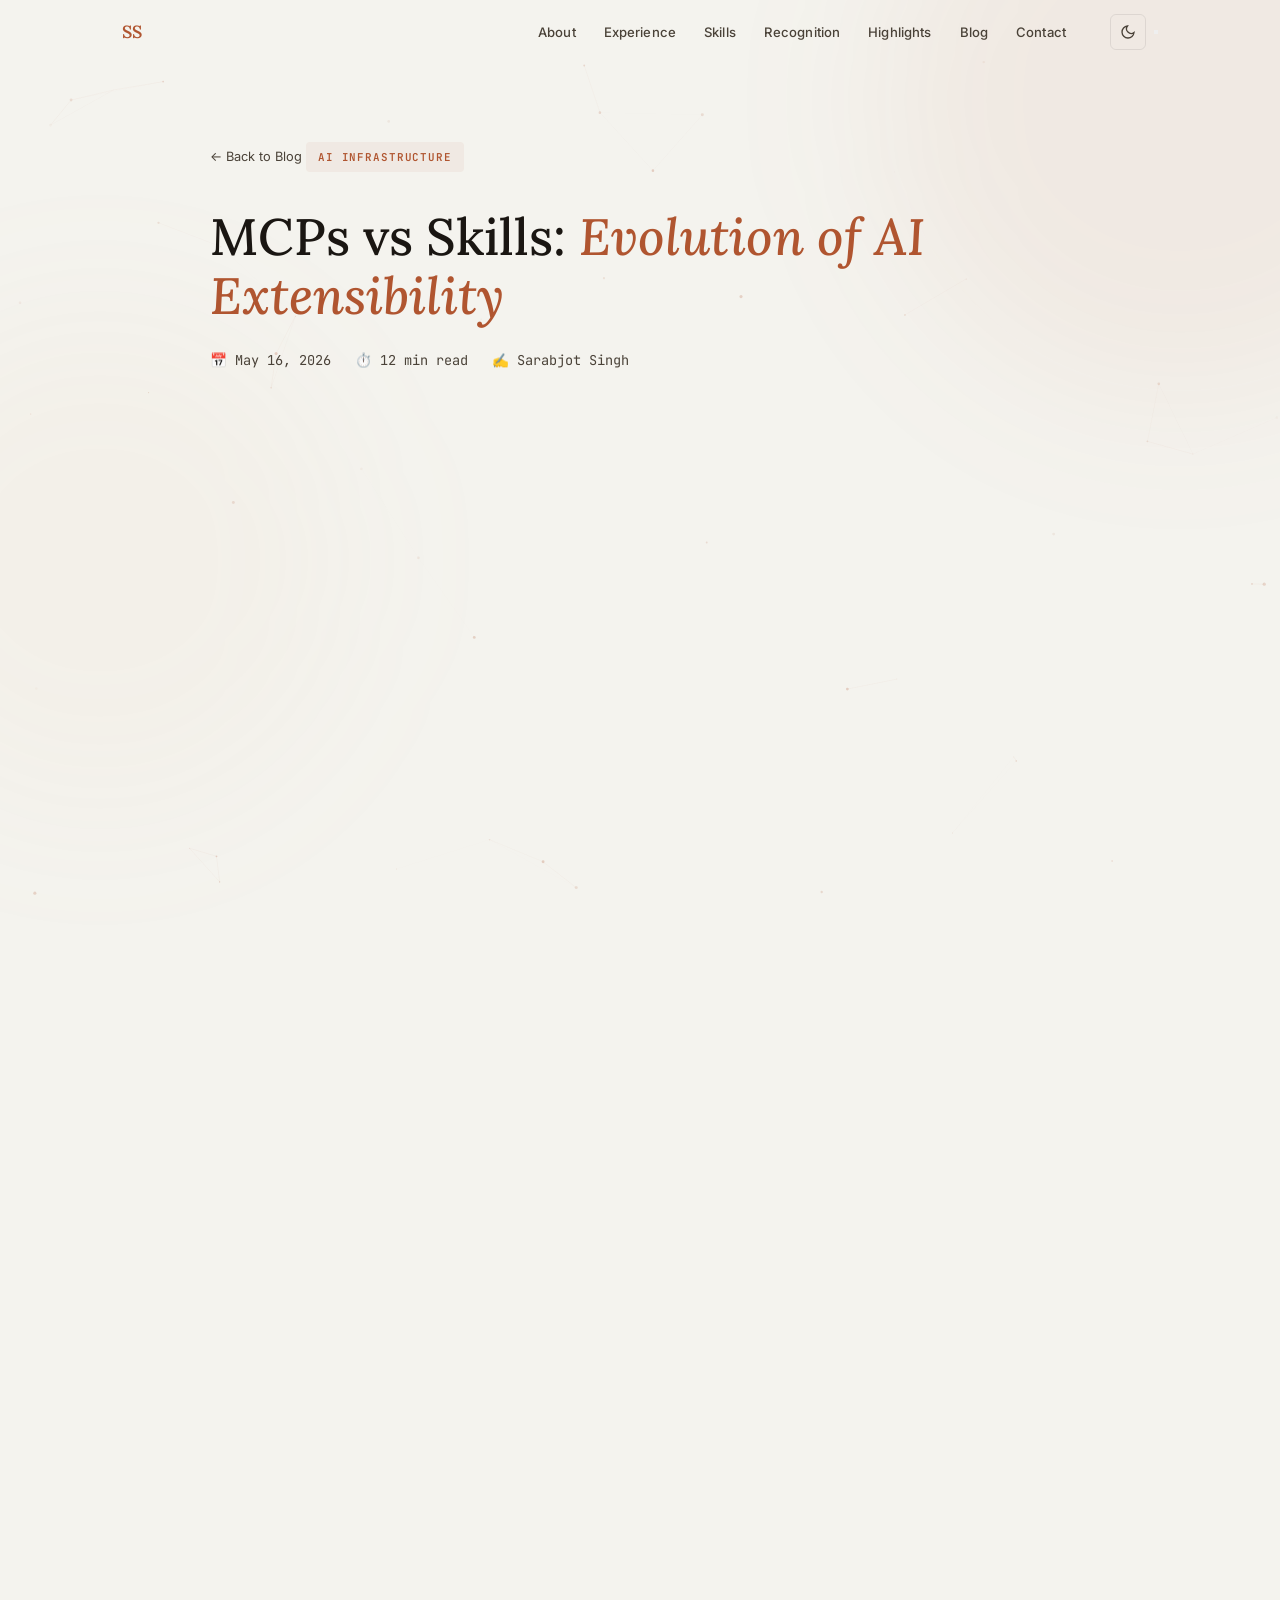
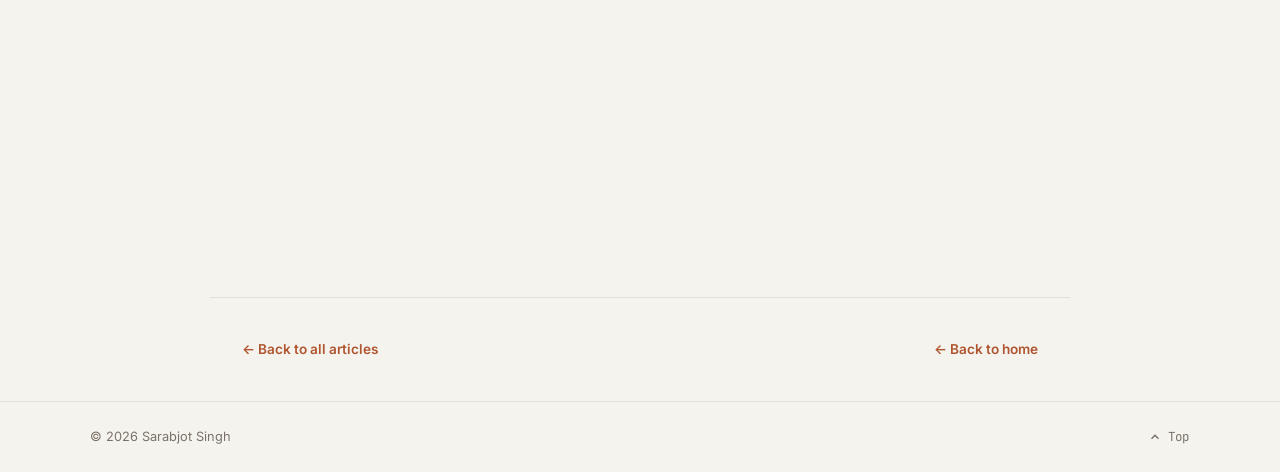
<file: blog/mcps-vs-skills.html>
<!DOCTYPE html>
<html lang="en" data-theme="dark">
<head>
  <meta charset="UTF-8" />
  <meta name="viewport" content="width=device-width, initial-scale=1.0" />
  <title>MCPs vs Skills: Evolution of AI Extensibility — Sarabjot Singh</title>
  <meta name="description" content="Deep dive into Model Context Protocols vs OpenAI Skills — understanding the architectural differences, ecosystem evolution, and the future of AI extensibility." />
  <meta name="author" content="Sarabjot Singh" />
  <meta property="og:title" content="MCPs vs Skills: Evolution of AI Extensibility" />
  <meta property="og:description" content="Exploring how two competing paradigms for extending AI capabilities are shaping the future of agentic systems." />
  <meta property="og:type" content="article" />
  <link rel="preconnect" href="https://fonts.googleapis.com" />
  <link rel="preconnect" href="https://fonts.gstatic.com" crossorigin />
  <link href="https://fonts.googleapis.com/css2?family=Lora:ital,wght@0,400;0,500;0,600;1,400;1,500&family=Inter:wght@300;400;500;600&family=JetBrains+Mono:wght@400;500&display=swap" rel="stylesheet" />
  <link rel="stylesheet" href="../styles.css" />
  <style>
    /* Article styles */
    .article-header {
      min-height: 50vh;
      display: flex;
      flex-direction: column;
      justify-content: center;
      padding: calc(var(--header-h) + 60px) 32px 60px;
    }

    .article-header-inner {
      max-width: var(--max-w);
      margin: 0 auto;
      width: 100%;
    }

    .article-breadcrumb {
      display: inline-flex;
      align-items: center;
      font-size: 0.8rem;
      color: var(--text-secondary);
      margin-bottom: 40px;
      transition: color var(--transition);
    }
    .article-breadcrumb:hover { color: var(--accent); }

    .article-category-badge {
      display: inline-block;
      font-family: var(--font-mono);
      font-size: 0.68rem;
      font-weight: 600;
      color: var(--accent);
      letter-spacing: 0.08em;
      text-transform: uppercase;
      background: var(--accent-subtle);
      padding: 6px 12px;
      border-radius: 4px;
      margin-bottom: 20px;
    }

    .article-title {
      font-size: clamp(2.2rem, 5vw, 3.2rem);
      font-weight: 500;
      line-height: 1.15;
      margin-bottom: 24px;
      color: var(--text-primary);
    }

    .article-meta {
      display: flex;
      align-items: center;
      gap: 24px;
      font-size: 0.85rem;
      color: var(--text-secondary);
      font-family: var(--font-mono);
      flex-wrap: wrap;
    }

    .article-meta-item {
      display: flex;
      align-items: center;
      gap: 8px;
    }

    .article-body {
      max-width: var(--max-w);
      margin: 0 auto;
      padding: 60px 32px;
    }

    .article-content {
      font-size: 1.05rem;
      line-height: 1.85;
      color: var(--text-secondary);
    }

    .article-content h2 {
      font-size: 1.8rem;
      font-weight: 600;
      color: var(--text-primary);
      margin: 48px 0 24px 0;
      line-height: 1.3;
    }

    .article-content h2 em {
      color: var(--accent);
      font-style: italic;
    }

    .article-content h3 {
      font-size: 1.3rem;
      font-weight: 600;
      color: var(--text-primary);
      margin: 36px 0 16px 0;
      line-height: 1.3;
    }

    .article-content p {
      margin-bottom: 20px;
    }

    .article-content p:last-child {
      margin-bottom: 0;
    }

    .article-content strong {
      color: var(--text-primary);
      font-weight: 600;
    }

    .article-content em {
      color: var(--accent);
      font-style: italic;
    }

    .article-content ul,
    .article-content ol {
      margin: 24px 0;
      padding-left: 24px;
    }

    .article-content li {
      margin-bottom: 12px;
      color: var(--text-secondary);
      line-height: 1.75;
    }

    .article-content li strong {
      color: var(--text-primary);
    }

    .comparison-table {
      margin: 40px 0;
      overflow-x: auto;
    }

    .comparison-table table {
      width: 100%;
      border-collapse: collapse;
      border: 1px solid var(--border);
      border-radius: var(--radius-lg);
      overflow: hidden;
      background: var(--bg-card);
    }

    .comparison-table th {
      background: var(--bg-alt);
      border-bottom: 1px solid var(--divider);
      padding: 16px;
      text-align: left;
      font-weight: 600;
      color: var(--text-primary);
      font-family: var(--font-sans);
    }

    .comparison-table td {
      padding: 14px 16px;
      border-bottom: 1px solid var(--divider);
      color: var(--text-secondary);
      font-size: 0.95rem;
    }

    .comparison-table tr:last-child td {
      border-bottom: none;
    }

    .comparison-table tr:hover {
      background: var(--bg-card-hover);
    }

    .highlight-box {
      background: var(--accent-subtle);
      border-left: 4px solid var(--accent);
      padding: 24px;
      border-radius: var(--radius-md);
      margin: 32px 0;
      color: var(--text-secondary);
      line-height: 1.75;
    }

    .highlight-box strong {
      color: var(--text-primary);
    }

    .insight-box {
      background: var(--bg-card);
      border: 1px solid var(--border);
      padding: 24px;
      border-radius: var(--radius-md);
      margin: 32px 0;
    }

    .insight-box h4 {
      font-family: var(--font-mono);
      font-size: 0.75rem;
      font-weight: 600;
      color: var(--accent);
      letter-spacing: 0.08em;
      text-transform: uppercase;
      margin-bottom: 12px;
    }

    .insight-box p {
      font-size: 0.95rem;
      color: var(--text-secondary);
      line-height: 1.75;
      margin: 0;
    }

    .conclusion-section {
      background: linear-gradient(135deg, var(--accent-subtle) 0%, transparent 100%);
      border: 1px solid var(--accent);
      padding: 40px;
      border-radius: var(--radius-lg);
      margin: 60px 0 40px 0;
    }

    .conclusion-section h2 {
      margin-top: 0;
    }

    .article-footer {
      max-width: var(--max-w);
      margin: 0 auto;
      padding: 40px 32px;
      border-top: 1px solid var(--border);
    }

    .footer-nav {
      display: flex;
      justify-content: space-between;
      gap: 20px;
    }

    .footer-nav a {
      display: flex;
      align-items: center;
      gap: 8px;
      color: var(--accent);
      font-size: 0.85rem;
      font-weight: 600;
      transition: all var(--transition);
    }

    .footer-nav a:hover {
      gap: 12px;
    }

    @media (max-width: 768px) {
      .article-header {
        padding: calc(var(--header-h) + 40px) 20px 40px;
      }
      .article-title {
        font-size: clamp(1.8rem, 8vw, 2.4rem);
      }
      .article-body {
        padding: 40px 20px;
      }
      .article-content h2 {
        font-size: 1.4rem;
        margin: 36px 0 20px 0;
      }
      .article-content h3 {
        font-size: 1.1rem;
        margin: 28px 0 14px 0;
      }
    }
  </style>
</head>
<body>

  <canvas id="bg-canvas" aria-hidden="true"></canvas>

  <header id="site-header">
    <div class="header-inner">
      <a href="/" class="wordmark" aria-label="Sarabjot Singh — Home">SS</a>

      <nav class="main-nav" aria-label="Primary navigation">
        <a href="/#about">About</a>
        <a href="/#experience">Experience</a>
        <a href="/#skills">Skills</a>
        <a href="/#education">Recognition</a>
        <a href="/#highlights">Highlights</a>
        <a href="/blog/">Blog</a>
        <a href="/#contact">Contact</a>
      </nav>

      <div class="header-actions">
        <button id="theme-toggle" aria-label="Toggle light/dark theme" title="Toggle theme">
          <svg class="icon-sun" width="16" height="16" viewBox="0 0 24 24" fill="none" stroke="currentColor" stroke-width="2"><circle cx="12" cy="12" r="5"/><line x1="12" y1="1" x2="12" y2="3"/><line x1="12" y1="21" x2="12" y2="23"/><line x1="4.22" y1="4.22" x2="5.64" y2="5.64"/><line x1="18.36" y1="18.36" x2="19.78" y2="19.78"/><line x1="1" y1="12" x2="3" y2="12"/><line x1="21" y1="12" x2="23" y2="12"/><line x1="4.22" y1="19.78" x2="5.64" y2="18.36"/><line x1="18.36" y1="5.64" x2="19.78" y2="4.22"/></svg>
          <svg class="icon-moon" width="16" height="16" viewBox="0 0 24 24" fill="none" stroke="currentColor" stroke-width="2"><path d="M21 12.79A9 9 0 1 1 11.21 3 7 7 0 0 0 21 12.79z"/></svg>
        </button>
        <button id="mobile-menu-btn" aria-label="Toggle navigation" aria-expanded="false">
          <span></span><span></span><span></span>
        </button>
      </div>
    </div>

    <nav id="mobile-nav" aria-label="Mobile navigation">
      <a href="/#about">About</a>
      <a href="/#experience">Experience</a>
      <a href="/#skills">Skills</a>
      <a href="/#education">Recognition</a>
      <a href="/#highlights">Highlights</a>
      <a href="/blog/">Blog</a>
      <a href="/#contact">Contact</a>
    </nav>
  </header>

  <main>
    <article>
      <section class="article-header">
        <div class="article-header-inner reveal">
          <a href="/blog/" class="article-breadcrumb">← Back to Blog</a>
          <span class="article-category-badge reveal reveal-d1">AI Infrastructure</span>
          <h1 class="article-title reveal reveal-d2">MCPs vs Skills: <em>Evolution of AI Extensibility</em></h1>
          <div class="article-meta reveal reveal-d3">
            <span class="article-meta-item">📅 May 16, 2026</span>
            <span class="article-meta-item">⏱️ 12 min read</span>
            <span class="article-meta-item">✍️ Sarabjot Singh</span>
          </div>
        </div>
      </section>

      <section class="article-body">
        <div class="article-content reveal reveal-d2">
          <p>
            The landscape of AI extensibility is undergoing a fundamental shift. Over the past year, two competing approaches to connecting AI systems with external tools and capabilities have emerged as frontrunners: <strong>Model Context Protocols (MCPs)</strong> pioneered by Anthropic, and <strong>OpenAI Skills</strong>. While both aim to solve the same problem — enabling AI systems to access and use tools effectively — they represent distinctly different philosophies about how this should be achieved.
          </p>

          <p>
            Understanding these differences isn't merely academic. As someone who has architected large-scale API governance systems and integrations at Meta, I've witnessed firsthand how foundational design decisions impact ecosystem adoption, security posture, and long-term viability. This article explores both approaches in depth, examines their architectural foundations, and discusses what their evolution tells us about the future of agentic AI systems.
          </p>

          <h2>What Are <em>MCPs and Skills?</em></h2>

          <h3>Model Context Protocols (MCPs)</h3>

          <p>
            Model Context Protocols, introduced by Anthropic in late 2024, represent a standardized approach to extending AI model capabilities. At its core, an MCP is a communication protocol that allows AI systems to interact with external resources through a well-defined interface.
          </p>

          <p>
            <strong>Key characteristics of MCPs:</strong>
          </p>

          <ul>
            <li><strong>Protocol-based architecture:</strong> MCPs use a client-server model where the AI system acts as a client connecting to MCP servers that provide tools, resources, and capabilities.</li>
            <li><strong>Standardized interface:</strong> The protocol defines a uniform way for all servers to expose capabilities, making integration predictable and consistent.</li>
            <li><strong>Model-agnostic:</strong> MCPs are designed to work with any LLM, not tied to a specific vendor or model.</li>
            <li><strong>Open specification:</strong> The protocol is openly documented, allowing third-party developers to build servers without vendor approval.</li>
            <li><strong>JSON-RPC foundation:</strong> MCPs leverage JSON-RPC for message passing, a lightweight, text-based protocol familiar to most developers.</li>
          </ul>

          <p>
            When you use an MCP, you're essentially plugging your AI into a standardized socket. The MCP server exposes resources (like files, databases, or APIs) and tools (like functions that can be executed). The AI system can discover available tools, understand their parameters, and invoke them through the protocol. This is similar to how software systems use APIs — standardized, versioned, and predictable.
          </p>

          <h3>OpenAI Skills</h3>

          <p>
            OpenAI Skills, announced as part of their expanded platform capabilities, take a different approach. Rather than focusing on a communication protocol, Skills are designed as discrete, packaged pieces of functionality that can be attached directly to OpenAI models.
          </p>

          <p>
            <strong>Key characteristics of OpenAI Skills:</strong>
          </p>

          <ul>
            <li><strong>Model-native integration:</strong> Skills are specifically designed for OpenAI models (GPT-4, o1, etc.) and leverage OpenAI's infrastructure directly.</li>
            <li><strong>Function composition:</strong> Skills build upon existing function calling capabilities, extending them with richer semantics and better error handling.</li>
            <li><strong>Platform-integrated:</strong> Skills are managed, versioned, and executed through OpenAI's platform ecosystem.</li>
            <li><strong>Developer-friendly abstractions:</strong> Focus on reducing boilerplate through higher-level abstractions and pre-built components.</li>
            <li><strong>API-driven execution:</strong> Skills are invoked through OpenAI's API, with the platform managing orchestration, retries, and state management.</li>
          </ul>

          <p>
            OpenAI Skills feel more integrated — rather than connecting to an external server, you're leveraging capabilities that are tightly coupled with the model and platform. This approach emphasizes developer convenience and OpenAI's ecosystem lock-in.
          </p>

          <h2>Architectural <em>Foundations</em></h2>

          <p>
            Understanding the architectural differences between these two approaches is crucial. They solve the same problem but with fundamentally different assumptions about the nature of AI systems and how they should interact with the world.
          </p>

          <div class="comparison-table">
            <table>
              <thead>
                <tr>
                  <th>Aspect</th>
                  <th>MCPs</th>
                  <th>OpenAI Skills</th>
                </tr>
              </thead>
              <tbody>
                <tr>
                  <td><strong>Protocol Type</strong></td>
                  <td>Standardized client-server protocol</td>
                  <td>Model-specific API integration</td>
                </tr>
                <tr>
                  <td><strong>Vendor Lock-in</strong></td>
                  <td>None — works with any LLM</td>
                  <td>OpenAI-specific</td>
                </tr>
                <tr>
                  <td><strong>Discovery Mechanism</strong></td>
                  <td>Standardized tool descriptions in JSON</td>
                  <td>OpenAI schema format</td>
                </tr>
                <tr>
                  <td><strong>Execution Model</strong></td>
                  <td>Direct client-server communication</td>
                  <td>API proxy through OpenAI platform</td>
                </tr>
                <tr>
                  <td><strong>State Management</strong></td>
                  <td>Server-side (protocol-agnostic)</td>
                  <td>Platform-managed</td>
                </tr>
                <tr>
                  <td><strong>Authentication</strong></td>
                  <td>Protocol-defined (flexible)</td>
                  <td>OpenAI API keys + OAuth</td>
                </tr>
                <tr>
                  <td><strong>Ecosystem</strong></td>
                  <td>Open, community-driven</td>
                  <td>Curated, platform-managed</td>
                </tr>
              </tbody>
            </table>
          </div>

          <h3>MCPs: The Unix Philosophy Approach</h3>

          <p>
            MCPs embrace the Unix philosophy: do one thing and do it well. The protocol defines <em>how</em> tools are exposed and invoked, but remains agnostic about <em>what</em> those tools do or <em>who</em> uses them.
          </p>

          <p>
            This design has profound implications:
          </p>

          <ul>
            <li><strong>Composability:</strong> An MCP server can be used by any AI system, any application, or even multiple AI systems simultaneously. You can chain MCPs together to create complex tool ecosystems.</li>
            <li><strong>Portability:</strong> If you build an MCP, you're not building for GPT-4 or Claude — you're building for the entire ecosystem. This dramatically increases the potential audience for your work.</li>
            <li><strong>Governance at scale:</strong> Like the API governance systems I've built at Meta, MCPs benefit from consistent oversight. You can audit, monitor, and enforce policies across all MCP integrations uniformly.</li>
            <li><strong>Resilience:</strong> If one MCP server goes down, others remain unaffected. If OpenAI changes their API, all Skills might be impacted — but MCPs insulate you from such changes.</li>
          </ul>

          <h3>OpenAI Skills: The Integrated Platform Approach</h3>

          <p>
            OpenAI Skills take a different tack: optimize for the specific context of OpenAI models and the OpenAI platform. Rather than a universal protocol, they're a deeply integrated layer within the OpenAI ecosystem.
          </p>

          <p>
            This approach offers distinct advantages:
          </p>

          <ul>
            <li><strong>Turnkey integration:</strong> Less boilerplate. You don't need to understand protocols or implement servers. You define a Skill, and it works with OpenAI models.</li>
            <li><strong>Platform intelligence:</strong> OpenAI can apply model-specific optimizations, retry strategies, and error handling that are tailored to their models' behavior.</li>
            <li><strong>Simplified deployment:</strong> No need to manage servers or handle authentication complexity. Everything is managed within the platform.</li>
            <li><strong>Discoverability:</strong> Skills are discoverable within the OpenAI ecosystem, potentially leading to network effects and organic adoption.</li>
          </ul>

          <div class="highlight-box">
            <strong>Key Insight:</strong> MCPs optimize for interoperability and portability across the entire AI ecosystem. OpenAI Skills optimize for developer convenience within OpenAI's platform. These aren't just technical differences — they reflect different visions for the future of AI extensibility.
          </div>

          <h2>How Each <em>Ecosystem Is Evolving</em></h2>

          <h3>MCP Ecosystem Evolution</h3>

          <p>
            The MCP ecosystem is experiencing rapid growth across several vectors:
          </p>

          <p>
            <strong>1. Diversity of servers:</strong> We're seeing MCPs created for everything from database access (SQL, MongoDB, PostgreSQL) to document retrieval (filesystem operations), web browsing, and specialized domain tools. Each one is a drop-in component that can be mixed and matched.
          </p>

          <p>
            <strong>2. Multiple model support:</strong> Beyond Anthropic's Claude, developers are building MCP support into other systems. This is the natural evolution of an open protocol — adoption spreads as more players recognize the value.
          </p>

          <p>
            <strong>3. Enterprise adoption:</strong> Organizations recognize MCPs as an enterprise-grade solution for AI governance. A single MCP can provide audit trails, enforce security policies, and maintain compliance standards across all AI tool access.
          </p>

          <p>
            <strong>4. Tooling maturity:</strong> We're seeing frameworks and libraries that make it easier to build MCPs. The barrier to entry is dropping, which accelerates ecosystem growth.
          </p>

          <p>
            <strong>5. Integration with existing infrastructure:</strong> MCPs are being bridged with existing systems — Zapier integrations, Slack bots, enterprise message queues. They're becoming a universal adapter layer.
          </p>

          <div class="insight-box">
            <h4>Observation</h4>
            <p>
              The MCP ecosystem is following the trajectory of successful open protocols: exponential tool diversity, multi-vendor support, and emergence of governance frameworks. We're witnessing the early stages of a TCP/IP-like moment for AI tool integration.
            </p>
          </div>

          <h3>OpenAI Skills Ecosystem Evolution</h3>

          <p>
            The Skills ecosystem is following a different trajectory:
          </p>

          <p>
            <strong>1. Platform consolidation:</strong> Skills are being incorporated deeper into OpenAI's product offerings. Agents built on the OpenAI platform increasingly rely on Skills as their primary tool integration mechanism.
          </p>

          <p>
            <strong>2. Curated marketplace:</strong> OpenAI is building a marketplace of Skills, similar to app stores. This creates network effects and makes discovery easier, but also means OpenAI controls what gets promoted.
          </p>

          <p>
            <strong>3. Model optimization:</strong> Each OpenAI model release includes improvements to how it uses Skills. The tight coupling between model and Skills allows OpenAI to continuously improve tool usage patterns.
          </p>

          <p>
            <strong>4. Developer velocity:</strong> OpenAI is investing in tools, documentation, and SDKs that make building Skills faster. The lower barrier to entry is driving adoption within the OpenAI developer community.
          </p>

          <p>
            <strong>5. Competitive positioning:</strong> Skills are part of OpenAI's strategy to deepen vendor lock-in. Developers who build on Skills are more likely to stay within the OpenAI ecosystem.
          </p>

          <div class="insight-box">
            <h4>Observation</h4>
            <p>
              The Skills ecosystem is following the trajectory of proprietary platform integrations: controlled growth, optimized for a specific vendor's ecosystem, and strong incentives for developers to stay within the platform boundaries.
            </p>
          </div>

          <h2>What This Means: <em>The Broader Picture</em></h2>

          <p>
            These two approaches represent a fundamental tension in software architecture: <strong>open vs. closed</strong>, <strong>portable vs. integrated</strong>, <strong>ecosystem vs. platform</strong>.
          </p>

          <p>
            Based on my experience building large-scale systems at Meta and Microsoft, here's my assessment:
          </p>

          <h3>For Individual Developers</h3>

          <p>
            If you're building tools that you want to be widely used, MCPs are the better long-term bet. You build once, and your tool works with Claude, future models, and any system that adopts MCPs. Skills lock you into OpenAI's ecosystem, which has value today but creates risk if you want to diversify.
          </p>

          <p>
            However, if you're deeply embedded in the OpenAI ecosystem and want the fastest path to shipping, Skills offer a smoother developer experience with less infrastructure to manage.
          </p>

          <h3>For Enterprises</h3>

          <p>
            Organizations should strongly consider MCPs for governance and interoperability reasons. MCPs allow you to:
          </p>

          <ul>
            <li>Maintain a single audit trail for all AI tool access, regardless of the underlying model</li>
            <li>Enforce consistent security policies across all integrations</li>
            <li>Avoid lock-in to a single model provider</li>
            <li>Future-proof investments in AI infrastructure</li>
          </ul>

          <p>
            Skills make sense as an additional layer within your OpenAI deployment, but shouldn't be your only integration mechanism if you're serious about AI governance.
          </p>

          <h3>For the Broader AI Ecosystem</h3>

          <p>
            The healthiest outcome would be convergence. If MCPs become the de facto standard (as has happened with other protocols like HTTP), and Skills become one implementation of MCP-like functionality, we'd have the best of both worlds: a universal protocol with optimized implementations for different platforms.
          </p>

          <p>
            Interestingly, OpenAI could choose to make Skills MCP-compatible, which would significantly expand their utility without giving up platform advantages. This seems like a natural evolution.
          </p>

          <h2>Technical Deep-Dive: <em>The Implementation Gap</em></h2>

          <p>
            Let me get into the technical specifics of how these differ in practice.
          </p>

          <h3>Tool Discovery and Schema</h3>

          <p>
            In MCPs, tools are discovered through a standardized protocol message. An MCP server responds to requests for available tools with a JSON schema describing:
          </p>

          <ul>
            <li>Tool name and description</li>
            <li>Input parameters and their types (JSON schema format)</li>
            <li>Expected output format</li>
            <li>Error conditions and handling</li>
          </ul>

          <p>
            OpenAI Skills use a similar schema but optimized for OpenAI's function calling format. The schema is designed to work well with how GPT models understand function calls, including custom instructions about when to invoke the Skill.
          </p>

          <p>
            From an implementation perspective, MCPs require you to run a server process. OpenAI Skills can be deployed as:
          </p>

          <ul>
            <li><strong>Webhook/HTTP endpoints:</strong> OpenAI calls your endpoint when a Skill is invoked</li>
            <li><strong>Integrations:</strong> Pre-built integrations with popular services (Stripe, Salesforce, etc.)</li>
            <li><strong>Custom code:</strong> Code that runs within OpenAI's runtime environment</li>
          </ul>

          <h3>Authentication and Authorization</h3>

          <p>
            This is where the differences become particularly important for enterprise use cases.
          </p>

          <p>
            MCPs define authentication at the protocol level, giving you flexibility. You can use:
          </p>

          <ul>
            <li>Static API keys</li>
            <li>OAuth flows</li>
            <li>Mutual TLS</li>
            <li>Custom authentication schemes</li>
          </ul>

          <p>
            This flexibility is powerful for enterprises. You can integrate MCPs with your existing IAM infrastructure.
          </p>

          <p>
            OpenAI Skills defer authentication to the underlying integration. For webhooks, you typically use OpenAI API keys or custom authentication. For integrations like Stripe, you provide credentials within the OpenAI platform. This is simpler for basic cases but less flexible for complex enterprises.
          </p>

          <h2>The <em>Future Is Hybrid</em></h2>

          <p>
            My prediction: we're moving toward a hybrid future where both MCPs and Skills thrive, but in different roles.
          </p>

          <p>
            <strong>MCPs will become the infrastructure layer:</strong> The universal, boring protocol that everyone adopts because it just works. Like TCP/IP or HTTP, it will fade into the background as the default way to extend AI systems.
          </p>

          <p>
            <strong>Skills will become a higher-level abstraction:</strong> Specific implementations optimized for particular platforms. OpenAI Skills will be how you integrate with OpenAI efficiently. Anthropic might create "Claude Skills" (or simply call them MCPs). Other platforms will have their own flavors.
          </p>

          <p>
            The smart play for organizations is to adopt MCPs as your foundational integration layer, while also supporting Skills for the best developer experience on popular platforms.
          </p>

          <section class="conclusion-section">
            <h2>Conclusion: <em>Choose Your Path</em></h2>

            <p>
              MCPs and Skills represent two visions for AI extensibility. MCPs are about building an open, interoperable ecosystem. Skills are about optimizing for a specific platform's capabilities and convenience.
            </p>

            <p>
              Neither is inherently "better" — they optimize for different goals. But for most organizations, starting with MCPs as your foundation and layering Skills on top gives you the best of both worlds: long-term portability and interoperability, combined with the convenience of platform-specific optimizations.
            </p>

            <p>
              The broader lesson from my experience building large-scale systems: <strong>protocol-level standardization enables faster innovation at the application level.</strong> When everyone agrees on the protocol (HTTP, JSON-RPC, protobuf), you can focus innovation on what matters: building better tools and services.
            </p>

            <p>
              MCPs represent that kind of standardization for AI tool integration. If they gain adoption across multiple platforms, they'll unlock an explosion of creativity in the AI tool ecosystem — just as HTTP enabled the web.
            </p>

            <p>
              Watch this space. The next year will be crucial in determining whether MCPs become the universal standard or whether we end up with a fragmented ecosystem of proprietary protocols. My money is on the former — but with the nuance that platform-specific optimizations will continue to exist as a value-add layer on top.
            </p>
          </section>
        </div>
      </section>

      <section class="article-footer">
        <div class="footer-nav">
          <a href="/blog/">← Back to all articles</a>
          <a href="/">← Back to home</a>
        </div>
      </section>
    </article>
  </main>

  <footer class="site-footer">
    <div class="footer-inner">
      <span>© <span id="year"></span> Sarabjot Singh</span>
      <a href="#" class="back-top" aria-label="Back to top">
        <svg width="14" height="14" viewBox="0 0 24 24" fill="none" stroke="currentColor" stroke-width="2.5"><polyline points="18 15 12 9 6 15"/></svg>
        Top
      </a>
    </div>
  </footer>

  <script>document.getElementById('year').textContent = new Date().getFullYear();</script>
  <script src="../app.js"></script>
</body>
</html>
</file>
<file: styles.css>
/* ============================================================
   SARABJOT SINGH — PORTFOLIO
   Warm agentic dark theme (Claude-inspired) + premium light theme
   ============================================================ */

/* ── Reset & Base ──────────────────────────────────────────── */
*, *::before, *::after { box-sizing: border-box; margin: 0; padding: 0; }

:root {
  /* Shared */
  --radius-sm: 6px;
  --radius-md: 10px;
  --radius-lg: 16px;
  --transition: 0.2s ease;
  --transition-slow: 0.4s ease;
  --font-sans: 'Inter', system-ui, -apple-system, sans-serif;
  --font-serif: 'Lora', Georgia, serif;
  --font-mono: 'JetBrains Mono', 'Fira Code', monospace;
  --header-h: 64px;
  --max-w: 860px;
  --max-w-wide: 1100px;
}

/* ── Dark Theme (default) — Claude-inspired warm charcoal ── */
[data-theme="dark"] {
  --bg:           #1a1612;
  --bg-2:         #211d18;
  --bg-card:      #262019;
  --bg-card-hover:#2d2720;
  --bg-alt:       #1e1a15;
  --border:       rgba(255,255,255,0.07);
  --border-strong:rgba(255,255,255,0.13);
  --text-primary: #f0ebe3;
  --text-secondary:#b8b0a4;
  --text-muted:   #7a7268;
  --accent:       #c15f3c;
  --accent-hover: #d4714d;
  --accent-2:     #e8a87c;
  --accent-glow:  rgba(193,95,60,0.12);
  --accent-subtle:rgba(193,95,60,0.08);
  --meta-color:   #4f9eff;
  --msft-color:   #7ab3e0;
  --shadow-sm:    0 1px 4px rgba(0,0,0,0.4);
  --shadow-md:    0 4px 24px rgba(0,0,0,0.5);
  --shadow-lg:    0 20px 60px rgba(0,0,0,0.6);
  --orb-1:        rgba(193,95,60,0.05);
  --orb-2:        rgba(232,168,124,0.03);
  --orb-3:        rgba(177,173,161,0.03);
  --tag-bg:       rgba(255,255,255,0.06);
  --tag-border:   rgba(255,255,255,0.1);
  --tag-text:     #b8b0a4;
  --divider:      rgba(255,255,255,0.06);
  --highlight-bg: rgba(193,95,60,0.06);
  --highlight-border: rgba(193,95,60,0.2);
}

/* ── Light Theme — warm Pampas off-white ─────────────────── */
[data-theme="light"] {
  --bg:           #f4f3ee;
  --bg-2:         #eeede7;
  --bg-card:      #faf9f5;
  --bg-card-hover:#f4f3ee;
  --bg-alt:       #eceae4;
  --border:       rgba(0,0,0,0.08);
  --border-strong:rgba(0,0,0,0.14);
  --text-primary: #1a1612;
  --text-secondary:#4a4238;
  --text-muted:   #7a7268;
  --accent:       #b05530;
  --accent-hover: #c15f3c;
  --accent-2:     #8b4020;
  --accent-glow:  rgba(176,85,48,0.1);
  --accent-subtle:rgba(176,85,48,0.06);
  --meta-color:   #1877f2;
  --msft-color:   #0078d4;
  --shadow-sm:    0 1px 4px rgba(0,0,0,0.07);
  --shadow-md:    0 4px 24px rgba(0,0,0,0.09);
  --shadow-lg:    0 20px 60px rgba(0,0,0,0.12);
  --orb-1:        rgba(176,85,48,0.06);
  --orb-2:        rgba(232,168,124,0.04);
  --orb-3:        rgba(177,173,161,0.08);
  --tag-bg:       rgba(0,0,0,0.04);
  --tag-border:   rgba(0,0,0,0.09);
  --tag-text:     #4a4238;
  --divider:      rgba(0,0,0,0.07);
  --highlight-bg: rgba(176,85,48,0.05);
  --highlight-border: rgba(176,85,48,0.18);
}

/* ── Base Styles ─────────────────────────────────────────── */
html {
  scroll-behavior: smooth;
  font-size: 16px;
  -webkit-font-smoothing: antialiased;
  -moz-osx-font-smoothing: grayscale;
}

body {
  font-family: var(--font-sans);
  background-color: var(--bg);
  color: var(--text-primary);
  line-height: 1.7;
  transition: background-color var(--transition-slow), color var(--transition-slow);
  overflow-x: hidden;
  min-height: 100vh;
}

/* ── Canvas ──────────────────────────────────────────────── */
#bg-canvas {
  position: fixed;
  inset: 0;
  z-index: 0;
  pointer-events: none;
  opacity: 0.6;
}

/* ── Ambient Orbs ────────────────────────────────────────── */
body::before,
body::after {
  content: '';
  position: fixed;
  border-radius: 50%;
  pointer-events: none;
  z-index: 0;
  filter: blur(80px);
  transition: background var(--transition-slow);
}
body::before {
  width: 600px;
  height: 600px;
  top: -200px;
  right: -200px;
  background: var(--orb-1);
}
body::after {
  width: 500px;
  height: 500px;
  bottom: 10%;
  left: -150px;
  background: var(--orb-2);
}

main, header, footer { position: relative; z-index: 1; }

/* ── Typography ──────────────────────────────────────────── */
h1, h2, h3, h4, h5, h6 {
  font-family: var(--font-serif);
  line-height: 1.2;
  color: var(--text-primary);
}

em { font-style: italic; color: var(--accent); }

a {
  color: inherit;
  text-decoration: none;
  transition: color var(--transition);
}

/* ── Header ──────────────────────────────────────────────── */
#site-header {
  position: fixed;
  top: 0;
  left: 0;
  right: 0;
  z-index: 100;
  height: var(--header-h);
  transition: background var(--transition), box-shadow var(--transition), border-color var(--transition);
  border-bottom: 1px solid transparent;
}

#site-header.scrolled {
  background: var(--bg);
  border-bottom-color: var(--border);
  box-shadow: var(--shadow-sm);
}

.header-inner {
  max-width: var(--max-w-wide);
  margin: 0 auto;
  padding: 0 32px;
  height: var(--header-h);
  display: flex;
  align-items: center;
  gap: 32px;
}

.wordmark {
  font-family: var(--font-serif);
  font-weight: 600;
  font-size: 1.1rem;
  color: var(--accent);
  letter-spacing: 0.02em;
  flex-shrink: 0;
  transition: opacity var(--transition);
}
.wordmark:hover { opacity: 0.75; }

.main-nav {
  display: flex;
  gap: 4px;
  margin-left: auto;
}

.main-nav a {
  font-size: 0.82rem;
  font-weight: 500;
  color: var(--text-secondary);
  padding: 6px 12px;
  border-radius: var(--radius-sm);
  letter-spacing: 0.01em;
  transition: color var(--transition), background var(--transition);
}
.main-nav a:hover { color: var(--text-primary); background: var(--accent-subtle); }
.main-nav a.active { color: var(--accent); }

.header-actions {
  display: flex;
  align-items: center;
  gap: 8px;
  flex-shrink: 0;
}

#theme-toggle {
  display: flex;
  align-items: center;
  justify-content: center;
  width: 36px;
  height: 36px;
  border: 1px solid var(--border);
  border-radius: var(--radius-sm);
  background: transparent;
  color: var(--text-secondary);
  cursor: pointer;
  transition: all var(--transition);
}
#theme-toggle:hover { color: var(--text-primary); border-color: var(--border-strong); background: var(--accent-subtle); }

.icon-sun, .icon-moon {
  position: absolute;
  transition: opacity 0.2s, transform 0.2s;
}
[data-theme="dark"] .icon-sun { opacity: 1; transform: scale(1); }
[data-theme="dark"] .icon-moon { opacity: 0; transform: scale(0.5); }
[data-theme="light"] .icon-sun { opacity: 0; transform: scale(0.5); }
[data-theme="light"] .icon-moon { opacity: 1; transform: scale(1); }

/* Mobile menu button */
.mobile-menu-btn {
  display: none;
  flex-direction: column;
  justify-content: center;
  gap: 5px;
  width: 36px;
  height: 36px;
  border: 1px solid var(--border);
  border-radius: var(--radius-sm);
  background: transparent;
  cursor: pointer;
  padding: 8px;
  transition: all var(--transition);
}
.mobile-menu-btn span {
  display: block;
  height: 1.5px;
  background: var(--text-secondary);
  border-radius: 2px;
  transition: all var(--transition);
}
.mobile-menu-btn.open span:nth-child(1) { transform: translateY(6.5px) rotate(45deg); }
.mobile-menu-btn.open span:nth-child(2) { opacity: 0; }
.mobile-menu-btn.open span:nth-child(3) { transform: translateY(-6.5px) rotate(-45deg); }

/* Mobile nav */
#mobile-nav {
  display: none;
  flex-direction: column;
  padding: 8px 20px 16px;
  background: var(--bg);
  border-bottom: 1px solid var(--border);
}
#mobile-nav.open { display: flex; }
#mobile-nav a {
  font-size: 0.9rem;
  font-weight: 500;
  color: var(--text-secondary);
  padding: 10px 12px;
  border-radius: var(--radius-sm);
  transition: all var(--transition);
}
#mobile-nav a:hover { color: var(--text-primary); background: var(--accent-subtle); }

/* ── Sections ────────────────────────────────────────────── */
.section {
  padding: 96px 32px;
}
.section-alt {
  background: var(--bg-alt);
}
.section-inner {
  max-width: var(--max-w);
  margin: 0 auto;
}

.section-label {
  font-family: var(--font-mono);
  font-size: 0.72rem;
  font-weight: 500;
  color: var(--accent);
  letter-spacing: 0.12em;
  text-transform: uppercase;
  margin-bottom: 20px;
}

.section-heading {
  font-size: clamp(2rem, 4vw, 2.8rem);
  font-weight: 500;
  color: var(--text-primary);
  margin-bottom: 56px;
  line-height: 1.15;
}

/* ── Reveal Animations ───────────────────────────────────── */
.reveal {
  opacity: 0;
  transform: translateY(20px);
  transition: opacity 0.6s ease, transform 0.6s ease;
}
.reveal.visible { opacity: 1; transform: translateY(0); }
.reveal-d1 { transition-delay: 0.1s; }
.reveal-d2 { transition-delay: 0.2s; }
.reveal-d3 { transition-delay: 0.3s; }
.reveal-d4 { transition-delay: 0.4s; }
.reveal-d5 { transition-delay: 0.5s; }

/* ── Hero ────────────────────────────────────────────────── */
.hero-section {
  min-height: 100vh;
  display: flex;
  flex-direction: column;
  justify-content: center;
  padding: calc(var(--header-h) + 60px) 32px 80px;
}

.hero-inner {
  max-width: var(--max-w);
  margin: 0 auto;
  width: 100%;
}

.hero-eyebrow {
  display: inline-flex;
  align-items: center;
  gap: 8px;
  font-size: 0.8rem;
  font-weight: 500;
  color: var(--text-muted);
  letter-spacing: 0.04em;
  margin-bottom: 32px;
  font-family: var(--font-mono);
}

.availability-dot {
  width: 7px;
  height: 7px;
  border-radius: 50%;
  background: #4ade80;
  box-shadow: 0 0 0 3px rgba(74,222,128,0.2);
  animation: pulse-dot 2.5s ease-in-out infinite;
}

@keyframes pulse-dot {
  0%, 100% { box-shadow: 0 0 0 3px rgba(74,222,128,0.2); }
  50% { box-shadow: 0 0 0 6px rgba(74,222,128,0.08); }
}

.hero-name {
  font-size: clamp(3rem, 7vw, 5.5rem);
  font-weight: 500;
  letter-spacing: -0.02em;
  line-height: 1.05;
  margin-bottom: 20px;
  color: var(--text-primary);
}

.hero-title {
  font-family: var(--font-sans);
  font-size: clamp(1rem, 2vw, 1.2rem);
  font-weight: 400;
  color: var(--text-secondary);
  margin-bottom: 32px;
  letter-spacing: 0.01em;
}

.co-meta { color: var(--meta-color); font-weight: 500; }
.co-msft { color: var(--msft-color); font-weight: 500; }

.hero-bio {
  font-size: clamp(1rem, 1.5vw, 1.1rem);
  color: var(--text-secondary);
  max-width: 600px;
  margin-bottom: 48px;
  line-height: 1.75;
}

.hero-cta {
  display: flex;
  gap: 12px;
  flex-wrap: wrap;
}

.btn-primary {
  display: inline-flex;
  align-items: center;
  gap: 8px;
  background: var(--accent);
  color: #fff;
  font-size: 0.875rem;
  font-weight: 600;
  padding: 12px 24px;
  border-radius: var(--radius-sm);
  letter-spacing: 0.01em;
  transition: background var(--transition), transform var(--transition), box-shadow var(--transition);
}
.btn-primary:hover {
  background: var(--accent-hover);
  transform: translateY(-1px);
  box-shadow: 0 4px 16px rgba(193,95,60,0.35);
}

.btn-ghost {
  display: inline-flex;
  align-items: center;
  gap: 8px;
  background: transparent;
  color: var(--text-secondary);
  font-size: 0.875rem;
  font-weight: 500;
  padding: 12px 24px;
  border-radius: var(--radius-sm);
  border: 1px solid var(--border-strong);
  letter-spacing: 0.01em;
  transition: all var(--transition);
}
.btn-ghost:hover {
  color: var(--text-primary);
  border-color: var(--accent);
  background: var(--accent-subtle);
}

.hero-scroll-hint {
  display: flex;
  align-items: center;
  gap: 10px;
  margin-top: 80px;
  font-size: 0.72rem;
  font-family: var(--font-mono);
  color: var(--text-muted);
  letter-spacing: 0.08em;
  text-transform: uppercase;
}
.hero-scroll-hint svg { color: var(--text-muted); }

.scroll-dot {
  animation: scroll-bounce 2s ease-in-out infinite;
}
@keyframes scroll-bounce {
  0%, 100% { transform: translateY(0); }
  50% { transform: translateY(5px); }
}

/* ── About ───────────────────────────────────────────────── */
.about-layout {
  display: grid;
  grid-template-columns: 1fr 280px;
  gap: 64px;
  align-items: start;
}

.prose p {
  font-size: 1.05rem;
  color: var(--text-secondary);
  line-height: 1.8;
  margin-bottom: 20px;
}
.prose p:last-child { margin-bottom: 0; }
.prose strong { color: var(--text-primary); font-weight: 600; }

.about-aside { display: flex; flex-direction: column; gap: 32px; }

.aside-block {}

.aside-title {
  font-family: var(--font-mono);
  font-size: 0.68rem;
  font-weight: 500;
  color: var(--text-muted);
  letter-spacing: 0.1em;
  text-transform: uppercase;
  margin-bottom: 12px;
}

.strength-list {
  list-style: none;
  display: flex;
  flex-direction: column;
  gap: 8px;
}
.strength-list li {
  font-size: 0.875rem;
  color: var(--text-secondary);
  padding-left: 16px;
  position: relative;
}
.strength-list li::before {
  content: '';
  position: absolute;
  left: 0;
  top: 50%;
  transform: translateY(-50%);
  width: 5px;
  height: 5px;
  border-radius: 50%;
  background: var(--accent);
  opacity: 0.7;
}

.interest-tags {
  display: flex;
  flex-wrap: wrap;
  gap: 6px;
}
.interest-tags span {
  font-size: 0.78rem;
  color: var(--text-secondary);
  background: var(--tag-bg);
  border: 1px solid var(--tag-border);
  padding: 4px 10px;
  border-radius: 20px;
}

.aside-link {
  display: block;
  font-size: 0.82rem;
  color: var(--accent);
  margin-bottom: 6px;
  transition: opacity var(--transition);
  word-break: break-all;
}
.aside-link:hover { opacity: 0.7; }

/* ── Experience ──────────────────────────────────────────── */
.job-block {
  border: 1px solid var(--border);
  border-radius: var(--radius-lg);
  padding: 32px;
  margin-bottom: 24px;
  background: var(--bg-card);
  transition: border-color var(--transition), box-shadow var(--transition);
}
.job-block:hover {
  border-color: var(--border-strong);
  box-shadow: var(--shadow-sm);
}
.job-block:last-child { margin-bottom: 0; }

.job-header {
  display: flex;
  align-items: center;
  gap: 16px;
  margin-bottom: 28px;
  flex-wrap: wrap;
}

.job-co-badge {
  width: 40px;
  height: 40px;
  border-radius: var(--radius-sm);
  display: flex;
  align-items: center;
  justify-content: center;
  flex-shrink: 0;
  overflow: hidden;
}
.job-co-badge svg { display: block; }
.meta-badge {
  background: rgba(79,158,255,0.12);
  color: var(--meta-color);
  border: 1px solid rgba(79,158,255,0.2);
}
.msft-badge {
  background: rgba(122,179,224,0.12);
  color: var(--msft-color);
  border: 1px solid rgba(122,179,224,0.2);
}

.job-meta { flex: 1; min-width: 0; }

.job-company {
  font-family: var(--font-sans);
  font-size: 1rem;
  font-weight: 600;
  color: var(--text-primary);
  margin-bottom: 2px;
}

.job-dept {
  font-size: 0.8rem;
  color: var(--text-muted);
  font-family: var(--font-mono);
}

.job-dates {
  font-family: var(--font-mono);
  font-size: 0.78rem;
  color: var(--text-secondary);
  white-space: nowrap;
  background: var(--tag-bg);
  border: 1px solid var(--tag-border);
  padding: 4px 10px;
  border-radius: 20px;
}

.role-block { margin-bottom: 24px; }
.role-block:last-child { margin-bottom: 0; }

.role-divider {
  height: 1px;
  background: var(--divider);
  margin: 24px 0;
}

.role-title {
  font-family: var(--font-sans);
  font-size: 0.95rem;
  font-weight: 600;
  color: var(--text-primary);
  margin-bottom: 12px;
}

.role-bullets {
  list-style: none;
  display: flex;
  flex-direction: column;
  gap: 8px;
  margin-bottom: 16px;
}
.role-bullets li {
  font-size: 0.875rem;
  color: var(--text-secondary);
  padding-left: 18px;
  position: relative;
  line-height: 1.65;
}
.role-bullets li::before {
  content: '—';
  position: absolute;
  left: 0;
  color: var(--accent);
  opacity: 0.6;
  font-size: 0.75rem;
  top: 3px;
}
.role-bullets strong { color: var(--text-primary); font-weight: 600; }

.inline-link {
  color: var(--accent);
  font-family: var(--font-mono);
  font-size: 0.82em;
  transition: opacity var(--transition);
}
.inline-link:hover { opacity: 0.7; }

.tech-tags {
  display: flex;
  flex-wrap: wrap;
  gap: 6px;
}
.tech-tags span {
  font-family: var(--font-mono);
  font-size: 0.7rem;
  color: var(--tag-text);
  background: var(--tag-bg);
  border: 1px solid var(--tag-border);
  padding: 3px 9px;
  border-radius: 4px;
  letter-spacing: 0.02em;
}

/* ── Skills ──────────────────────────────────────────────── */
.skills-table {
  display: flex;
  flex-direction: column;
  gap: 0;
  border: 1px solid var(--border);
  border-radius: var(--radius-lg);
  overflow: hidden;
  background: var(--bg-card);
}

.skill-row {
  display: grid;
  grid-template-columns: 200px 1fr;
  align-items: center;
  gap: 24px;
  padding: 20px 28px;
  border-bottom: 1px solid var(--divider);
  transition: background var(--transition);
}
.skill-row:last-child { border-bottom: none; }
.skill-row:hover { background: var(--bg-card-hover); }

.skill-category-name {
  font-family: var(--font-mono);
  font-size: 0.75rem;
  font-weight: 500;
  color: var(--text-muted);
  letter-spacing: 0.04em;
  text-transform: uppercase;
}

.skill-pills {
  display: flex;
  flex-wrap: wrap;
  gap: 6px;
}
.skill-pills span {
  font-size: 0.8rem;
  color: var(--text-secondary);
  background: var(--tag-bg);
  border: 1px solid var(--tag-border);
  padding: 4px 12px;
  border-radius: 20px;
  transition: all var(--transition);
}
.skill-pills span:hover {
  background: var(--accent-subtle);
  border-color: var(--accent);
  color: var(--accent);
}

/* ── Education & Achievements ────────────────────────────── */
.edu-ach-grid {
  display: grid;
  grid-template-columns: 1fr 1fr;
  gap: 48px;
  align-items: start;
}

.col-heading {
  font-family: var(--font-sans);
  font-size: 0.72rem;
  font-weight: 600;
  color: var(--text-muted);
  letter-spacing: 0.1em;
  text-transform: uppercase;
  margin-bottom: 24px;
  font-family: var(--font-mono);
}

.edu-item {
  display: flex;
  gap: 16px;
  margin-bottom: 20px;
  padding-bottom: 20px;
  border-bottom: 1px solid var(--divider);
}
.edu-item:last-child { margin-bottom: 0; padding-bottom: 0; border-bottom: none; }

.edu-icon { font-size: 1.4rem; flex-shrink: 0; margin-top: 2px; }

.edu-item h4 {
  font-family: var(--font-sans);
  font-size: 0.9rem;
  font-weight: 600;
  color: var(--text-primary);
  margin-bottom: 4px;
}
.edu-school {
  font-size: 0.82rem;
  color: var(--text-secondary);
  margin-bottom: 2px;
}
.edu-meta {
  font-family: var(--font-mono);
  font-size: 0.75rem;
  color: var(--text-muted);
}

.ach-group { margin-bottom: 24px; }
.ach-group:last-child { margin-bottom: 0; }

.ach-group-label {
  font-family: var(--font-mono);
  font-size: 0.68rem;
  font-weight: 600;
  letter-spacing: 0.1em;
  text-transform: uppercase;
  color: var(--accent);
  padding-bottom: 8px;
  margin-bottom: 12px;
  border-bottom: 1px solid var(--divider);
}

.ach-item {
  display: flex;
  gap: 12px;
  margin-bottom: 12px;
  padding: 14px;
  border-radius: var(--radius-md);
  background: var(--bg-card);
  border: 1px solid var(--border);
  transition: border-color var(--transition);
}
.ach-item:last-child { margin-bottom: 0; }
.ach-item:hover { border-color: var(--border-strong); }

.ach-icon { font-size: 1.2rem; flex-shrink: 0; }

.ach-item h4 {
  font-family: var(--font-sans);
  font-size: 0.85rem;
  font-weight: 600;
  color: var(--text-primary);
  margin-bottom: 3px;
}
.ach-item p {
  font-size: 0.8rem;
  color: var(--text-secondary);
  line-height: 1.5;
}

/* ── Highlights ──────────────────────────────────────────── */
.highlights-list {
  display: flex;
  flex-direction: column;
  gap: 0;
  border: 1px solid var(--border);
  border-radius: var(--radius-lg);
  overflow: hidden;
  background: var(--bg-card);
}

.highlight-row {
  display: flex;
  align-items: center;
  gap: 20px;
  padding: 22px 28px;
  border-bottom: 1px solid var(--divider);
  transition: background var(--transition);
  cursor: pointer;
}
.highlight-row:last-child { border-bottom: none; }
.highlight-row:hover { background: var(--highlight-bg); }
.highlight-row:hover .highlight-arrow { transform: translate(2px, -2px); color: var(--accent); }

.highlight-type {
  font-family: var(--font-mono);
  font-size: 0.68rem;
  font-weight: 600;
  color: var(--accent);
  letter-spacing: 0.08em;
  text-transform: uppercase;
  white-space: nowrap;
  min-width: 80px;
}

.highlight-content { flex: 1; min-width: 0; }
.highlight-content h4 {
  font-family: var(--font-sans);
  font-size: 0.9rem;
  font-weight: 600;
  color: var(--text-primary);
  margin-bottom: 3px;
}
.highlight-content p {
  font-size: 0.8rem;
  color: var(--text-secondary);
}

.highlight-arrow {
  color: var(--text-muted);
  flex-shrink: 0;
  transition: transform var(--transition), color var(--transition);
}

/* ── Contact ─────────────────────────────────────────────── */
.contact-inner {
  text-align: center;
}
.contact-inner .section-label { display: inline-block; }
.contact-inner .section-heading { margin-left: auto; margin-right: auto; }

.contact-intro {
  font-size: 1.05rem;
  color: var(--text-secondary);
  max-width: 520px;
  margin: 0 auto 48px;
  line-height: 1.75;
}

.contact-links {
  display: flex;
  flex-direction: column;
  gap: 12px;
  max-width: 420px;
  margin: 0 auto;
}

.contact-link {
  display: flex;
  align-items: center;
  gap: 12px;
  padding: 16px 20px;
  border: 1px solid var(--border);
  border-radius: var(--radius-md);
  background: var(--bg-card);
  color: var(--text-secondary);
  font-size: 0.875rem;
  transition: all var(--transition);
}
.contact-link:hover {
  border-color: var(--accent);
  color: var(--accent);
  background: var(--highlight-bg);
  transform: translateX(4px);
}
.contact-link svg { flex-shrink: 0; color: var(--accent); }

/* ── Footer ──────────────────────────────────────────────── */
.site-footer {
  border-top: 1px solid var(--border);
  padding: 24px 32px;
  background: var(--bg);
}
.footer-inner {
  max-width: var(--max-w-wide);
  margin: 0 auto;
  display: flex;
  align-items: center;
  justify-content: space-between;
  font-size: 0.8rem;
  color: var(--text-muted);
}

.back-top {
  display: flex;
  align-items: center;
  gap: 6px;
  color: var(--text-muted);
  font-size: 0.78rem;
  font-family: var(--font-mono);
  letter-spacing: 0.04em;
  transition: color var(--transition);
}
.back-top:hover { color: var(--accent); }

/* ── Responsive ──────────────────────────────────────────── */
@media (max-width: 900px) {
  .about-layout {
    grid-template-columns: 1fr;
    gap: 40px;
  }
  .about-aside {
    display: grid;
    grid-template-columns: repeat(2, 1fr);
    gap: 24px;
  }
  .edu-ach-grid {
    grid-template-columns: 1fr;
    gap: 40px;
  }
  .skill-row {
    grid-template-columns: 160px 1fr;
  }
}

@media (max-width: 768px) {
  .section { padding: 72px 20px; }
  .hero-section { padding: calc(var(--header-h) + 40px) 20px 60px; }
  .header-inner { padding: 0 20px; }
  .site-footer { padding: 20px; }

  .main-nav { display: none; }
  .mobile-menu-btn { display: flex; }

  .hero-name { font-size: clamp(2.4rem, 10vw, 3.5rem); }
  .section-heading { font-size: clamp(1.8rem, 6vw, 2.2rem); }

  .job-block { padding: 24px 20px; }
  .job-header { gap: 12px; }
  .job-dates { font-size: 0.72rem; }

  .skill-row {
    grid-template-columns: 1fr;
    gap: 10px;
    padding: 16px 20px;
  }

  .about-aside {
    grid-template-columns: 1fr;
  }

  .contact-links { max-width: 100%; }

  .highlight-row { padding: 18px 20px; gap: 14px; }
  .highlight-type { min-width: 60px; font-size: 0.62rem; }
}

@media (max-width: 480px) {
  .hero-cta { flex-direction: column; }
  .btn-primary, .btn-ghost { width: 100%; justify-content: center; }
  .job-header { flex-wrap: wrap; }
  .job-dates { order: 3; width: 100%; }
}

/* ── Scrollbar ───────────────────────────────────────────── */
::-webkit-scrollbar { width: 6px; }
::-webkit-scrollbar-track { background: var(--bg); }
::-webkit-scrollbar-thumb { background: var(--border-strong); border-radius: 3px; }
::-webkit-scrollbar-thumb:hover { background: var(--text-muted); }

/* ── Focus ───────────────────────────────────────────────── */
:focus-visible {
  outline: 2px solid var(--accent);
  outline-offset: 3px;
  border-radius: 3px;
}
</file>
